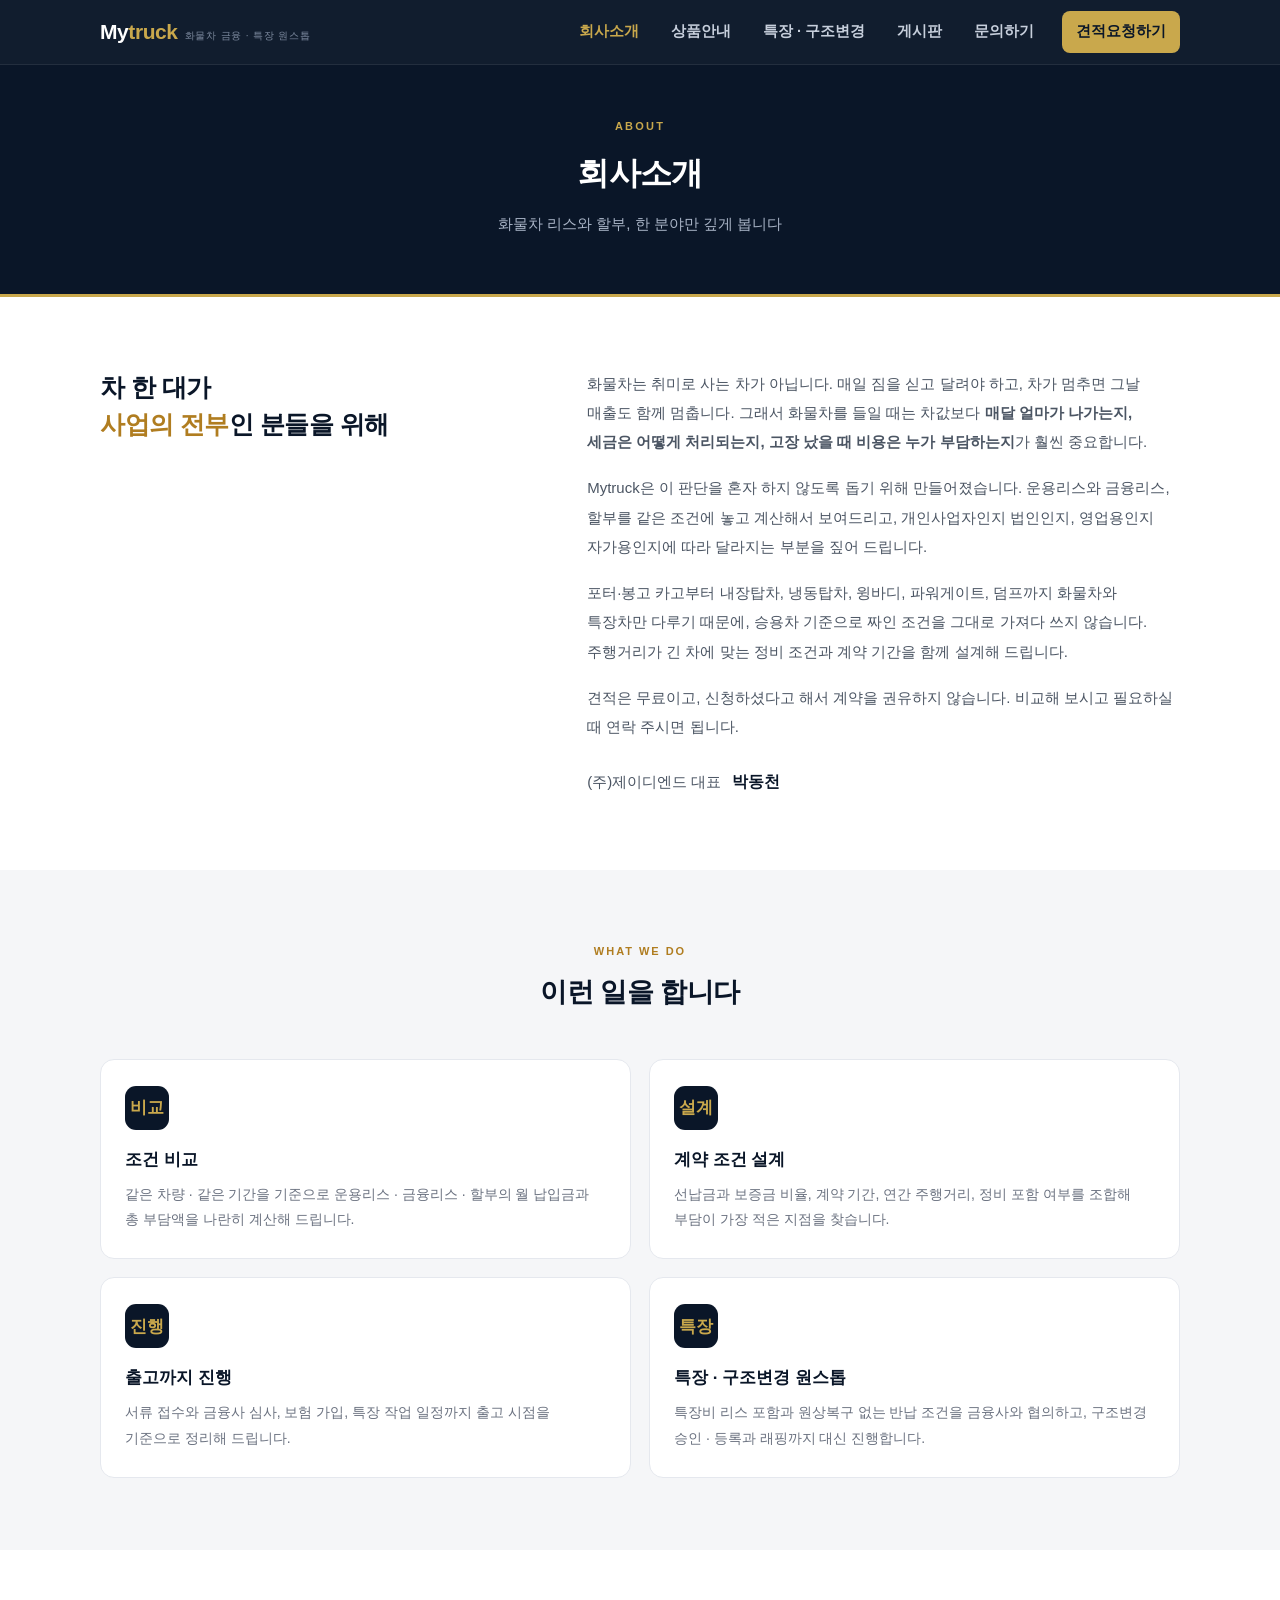
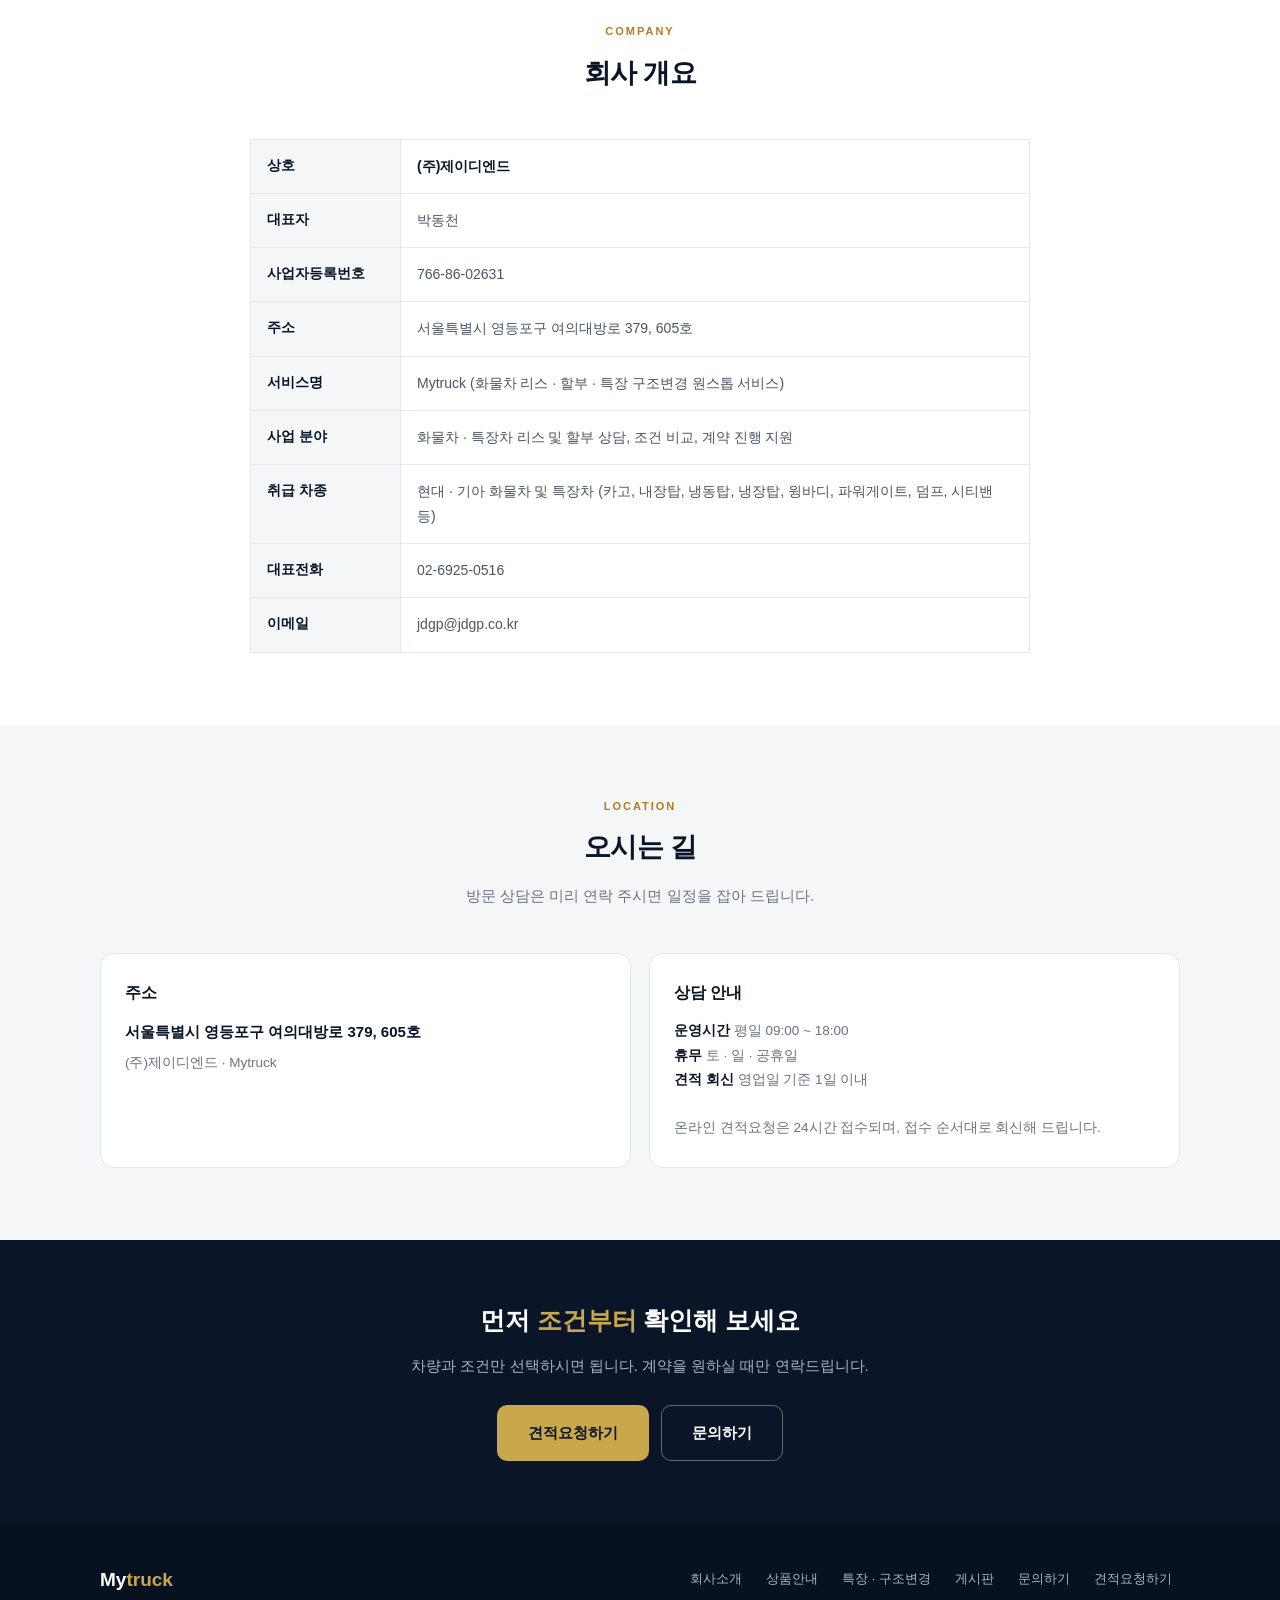
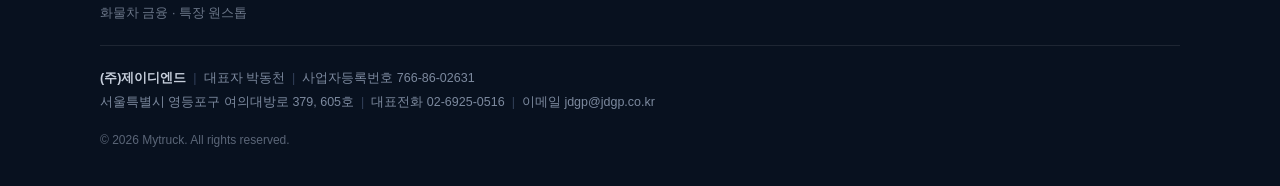
<file: site/about.html>
<!DOCTYPE html>
<html lang="ko">
<head>
<meta charset="UTF-8">
<meta name="viewport" content="width=device-width, initial-scale=1.0">
<title>회사소개 | Mytruck</title>
<meta name="naver-site-verification" content="ba15a35a7137718109d8a6f28fefdc6672f54ff2">
<meta name="description" content="Mytruck은 (주)제이디엔드가 운영하는 화물차 리스·할부 전문 서비스입니다. 화물차 한 분야만 다루며 조건 비교부터 출고까지 함께합니다.">
<link rel="stylesheet" href="assets/style.css">
<style>
  .greet { display: grid; grid-template-columns: 1fr 1.35fr; gap: 48px; align-items: start; }
  @media (max-width: 860px) { .greet { grid-template-columns: 1fr; gap: 26px; } }
  .greet .lead-t {
    font-size: 25px; font-weight: 800; color: #0A1628;
    line-height: 1.5; letter-spacing: -.02em; word-break: keep-all;
  }
  .greet .lead-t em { color: #B07D20; font-style: normal; }
  .greet p { font-size: 15px; color: #4B5563; line-height: 1.95; margin-bottom: 17px; word-break: keep-all; }
  .greet p:last-child { margin-bottom: 0; }
  .sign { margin-top: 26px; font-size: 14px; color: #6B7280; }
  .sign b { color: #0A1628; font-size: 15.5px; margin-left: 7px; }
  @media (max-width: 600px) { .greet .lead-t { font-size: 20px; } }

  .val { display: grid; grid-template-columns: repeat(2, 1fr); gap: 18px; }
  @media (max-width: 860px) { .val { grid-template-columns: 1fr; } }
  .val .card .ico { font-size: 17px; }

  .loc { display: grid; grid-template-columns: 1fr 1fr; gap: 18px; }
  @media (max-width: 760px) { .loc { grid-template-columns: 1fr; } }
  .loc-box { background: #fff; border: 1px solid #E5E8EE; border-radius: 14px; padding: 26px 24px; }
  .loc-box h3 { font-size: 16px; font-weight: 800; color: #0A1628; margin-bottom: 14px; }
  .loc-box .addr { font-size: 15px; color: #0A1628; font-weight: 700; line-height: 1.7; margin-bottom: 6px; word-break: keep-all; }
  .loc-box .sub { font-size: 13.5px; color: #6B7280; line-height: 1.8; }
</style>
</head>
<body>

<header class="site-header">
  <div class="wrap hd">
    <a class="logo" href="index.html"><b>My<i>truck</i></b><span>화물차 금융 · 특장 원스톱</span></a>
    <button class="burger" type="button" aria-label="메뉴" aria-expanded="false"><span></span><span></span><span></span></button>
    <nav class="gnb">
      <a href="about.html">회사소개</a>
      <a href="products.html">상품안내</a>
      <a href="special.html">특장 · 구조변경</a>
      <a href="board.html">게시판</a>
      <a href="contact.html">문의하기</a>
      <a class="hd-cta" href="quote.html" target="_blank" rel="noopener">견적요청하기</a>
    </nav>
  </div>
</header>

<div class="page-head">
  <div class="wrap">
    <p class="eyebrow">About</p>
    <h1>회사소개</h1>
    <p>화물차 리스와 할부, 한 분야만 깊게 봅니다</p>
  </div>
</div>

<!-- ===== 인사말 ===== -->
<section class="sec">
  <div class="wrap greet">
    <div>
      <p class="lead-t">차 한 대가<br><em>사업의 전부</em>인 분들을 위해</p>
    </div>
    <div>
      <p>
        화물차는 취미로 사는 차가 아닙니다. 매일 짐을 싣고 달려야 하고,
        차가 멈추면 그날 매출도 함께 멈춥니다.
        그래서 화물차를 들일 때는 차값보다 <b>매달 얼마가 나가는지, 세금은 어떻게 처리되는지,
        고장 났을 때 비용은 누가 부담하는지</b>가 훨씬 중요합니다.
      </p>
      <p>
        Mytruck은 이 판단을 혼자 하지 않도록 돕기 위해 만들어졌습니다.
        운용리스와 금융리스, 할부를 같은 조건에 놓고 계산해서 보여드리고,
        개인사업자인지 법인인지, 영업용인지 자가용인지에 따라 달라지는 부분을 짚어 드립니다.
      </p>
      <p>
        포터·봉고 카고부터 내장탑차, 냉동탑차, 윙바디, 파워게이트, 덤프까지
        화물차와 특장차만 다루기 때문에, 승용차 기준으로 짜인 조건을 그대로 가져다 쓰지 않습니다.
        주행거리가 긴 차에 맞는 정비 조건과 계약 기간을 함께 설계해 드립니다.
      </p>
      <p>
        견적은 무료이고, 신청하셨다고 해서 계약을 권유하지 않습니다.
        비교해 보시고 필요하실 때 연락 주시면 됩니다.
      </p>
      <p class="sign">(주)제이디엔드 대표 <b>박동천</b></p>
    </div>
  </div>
</section>

<!-- ===== 우리가 하는 일 ===== -->
<section class="sec tint">
  <div class="wrap">
    <div class="sec-head">
      <p class="eyebrow">What we do</p>
      <h2>이런 일을 합니다</h2>
    </div>
    <div class="val">
      <div class="card">
        <div class="ico">비교</div>
        <h3>조건 비교</h3>
        <p>같은 차량 · 같은 기간을 기준으로 운용리스 · 금융리스 · 할부의 월 납입금과 총 부담액을 나란히 계산해 드립니다.</p>
      </div>
      <div class="card">
        <div class="ico">설계</div>
        <h3>계약 조건 설계</h3>
        <p>선납금과 보증금 비율, 계약 기간, 연간 주행거리, 정비 포함 여부를 조합해 부담이 가장 적은 지점을 찾습니다.</p>
      </div>
      <div class="card">
        <div class="ico">진행</div>
        <h3>출고까지 진행</h3>
        <p>서류 접수와 금융사 심사, 보험 가입, 특장 작업 일정까지 출고 시점을 기준으로 정리해 드립니다.</p>
      </div>
      <div class="card">
        <div class="ico">특장</div>
        <h3>특장 · 구조변경 원스톱</h3>
        <p>특장비 리스 포함과 원상복구 없는 반납 조건을 금융사와 협의하고, 구조변경 승인 · 등록과 래핑까지 대신 진행합니다.</p>
      </div>
    </div>
  </div>
</section>

<!-- ===== 회사 개요 ===== -->
<section class="sec">
  <div class="wrap narrow">
    <div class="sec-head">
      <p class="eyebrow">Company</p>
      <h2>회사 개요</h2>
    </div>
    <div class="tbl-scroll">
      <table class="t">
        <tbody>
          <tr><th>상호</th><td class="hl">(주)제이디엔드</td></tr>
          <tr><th>대표자</th><td>박동천</td></tr>
          <tr><th>사업자등록번호</th><td>766-86-02631</td></tr>
          <tr><th>주소</th><td>서울특별시 영등포구 여의대방로 379, 605호</td></tr>
          <tr><th>서비스명</th><td>Mytruck (화물차 리스 · 할부 · 특장 구조변경 원스톱 서비스)</td></tr>
          <tr><th>사업 분야</th><td>화물차 · 특장차 리스 및 할부 상담, 조건 비교, 계약 진행 지원</td></tr>
          <tr><th>취급 차종</th><td>현대 · 기아 화물차 및 특장차 (카고, 내장탑, 냉동탑, 냉장탑, 윙바디, 파워게이트, 덤프, 시티밴 등)</td></tr>
          <tr><th>대표전화</th><td><a href="tel:0269250516" style="color:inherit">02-6925-0516</a></td></tr>
          <tr><th>이메일</th><td><a href="mailto:jdgp@jdgp.co.kr" style="color:inherit">jdgp@jdgp.co.kr</a></td></tr>
        </tbody>
      </table>
    </div>
  </div>
</section>

<!-- ===== 오시는 길 ===== -->
<section class="sec tint">
  <div class="wrap">
    <div class="sec-head">
      <p class="eyebrow">Location</p>
      <h2>오시는 길</h2>
      <p>방문 상담은 미리 연락 주시면 일정을 잡아 드립니다.</p>
    </div>
    <div class="loc">
      <div class="loc-box">
        <h3>주소</h3>
        <p class="addr">서울특별시 영등포구 여의대방로 379, 605호</p>
        <p class="sub">(주)제이디엔드 · Mytruck</p>
      </div>
      <div class="loc-box">
        <h3>상담 안내</h3>
        <p class="sub">
          <b style="color:#0A1628">운영시간</b> 평일 09:00 ~ 18:00<br>
          <b style="color:#0A1628">휴무</b> 토 · 일 · 공휴일<br>
          <b style="color:#0A1628">견적 회신</b> 영업일 기준 1일 이내<br><br>
          온라인 견적요청은 24시간 접수되며, 접수 순서대로 회신해 드립니다.
        </p>
      </div>
    </div>
  </div>
</section>

<section class="cta-band">
  <div class="wrap">
    <h2>먼저 <em>조건부터</em> 확인해 보세요</h2>
    <p>차량과 조건만 선택하시면 됩니다. 계약을 원하실 때만 연락드립니다.</p>
    <div class="btn-row center">
      <a class="btn btn-gold" href="quote.html" target="_blank" rel="noopener">견적요청하기</a>
      <a class="btn btn-line" href="contact.html">문의하기</a>
    </div>
  </div>
</section>

<footer class="site-footer">
  <div class="wrap">
    <div class="ft-top">
      <div class="ft-logo">
        <b>My<i>truck</i></b>
        <p>화물차 금융 · 특장 원스톱</p>
      </div>
      <nav class="ft-nav">
        <a href="about.html">회사소개</a>
        <a href="products.html">상품안내</a>
        <a href="special.html">특장 · 구조변경</a>
        <a href="board.html">게시판</a>
        <a href="contact.html">문의하기</a>
        <a href="quote.html" target="_blank" rel="noopener">견적요청하기</a>
      </nav>
    </div>
    <div class="ft-info">
      <span class="cname">(주)제이디엔드</span><span class="sep">|</span>대표자 박동천<span class="sep br">|</span>사업자등록번호 766-86-02631<br>
      서울특별시 영등포구 여의대방로 379, 605호<span class="sep br">|</span>대표전화 02-6925-0516<span class="sep">|</span>이메일 jdgp@jdgp.co.kr
      <div class="ft-copy">&copy; 2026 Mytruck. All rights reserved.</div>
    </div>
  </div>
</footer>

<script src="assets/site.js"></script>
<!-- 네이버 프리미엄 로그분석 (공통) -->
<script type="text/javascript" src="//wcs.naver.net/wcslog.js"></script>
<script type="text/javascript">
if (!wcs_add) var wcs_add = {};
wcs_add["wa"] = "s_2ae8a1ab6bae";
if (!_nasa) var _nasa = {};
if (window.wcs) {
  wcs.inflow("mytruck.kr");
  wcs_do();
}
</script>
</body>
</html>
</file>
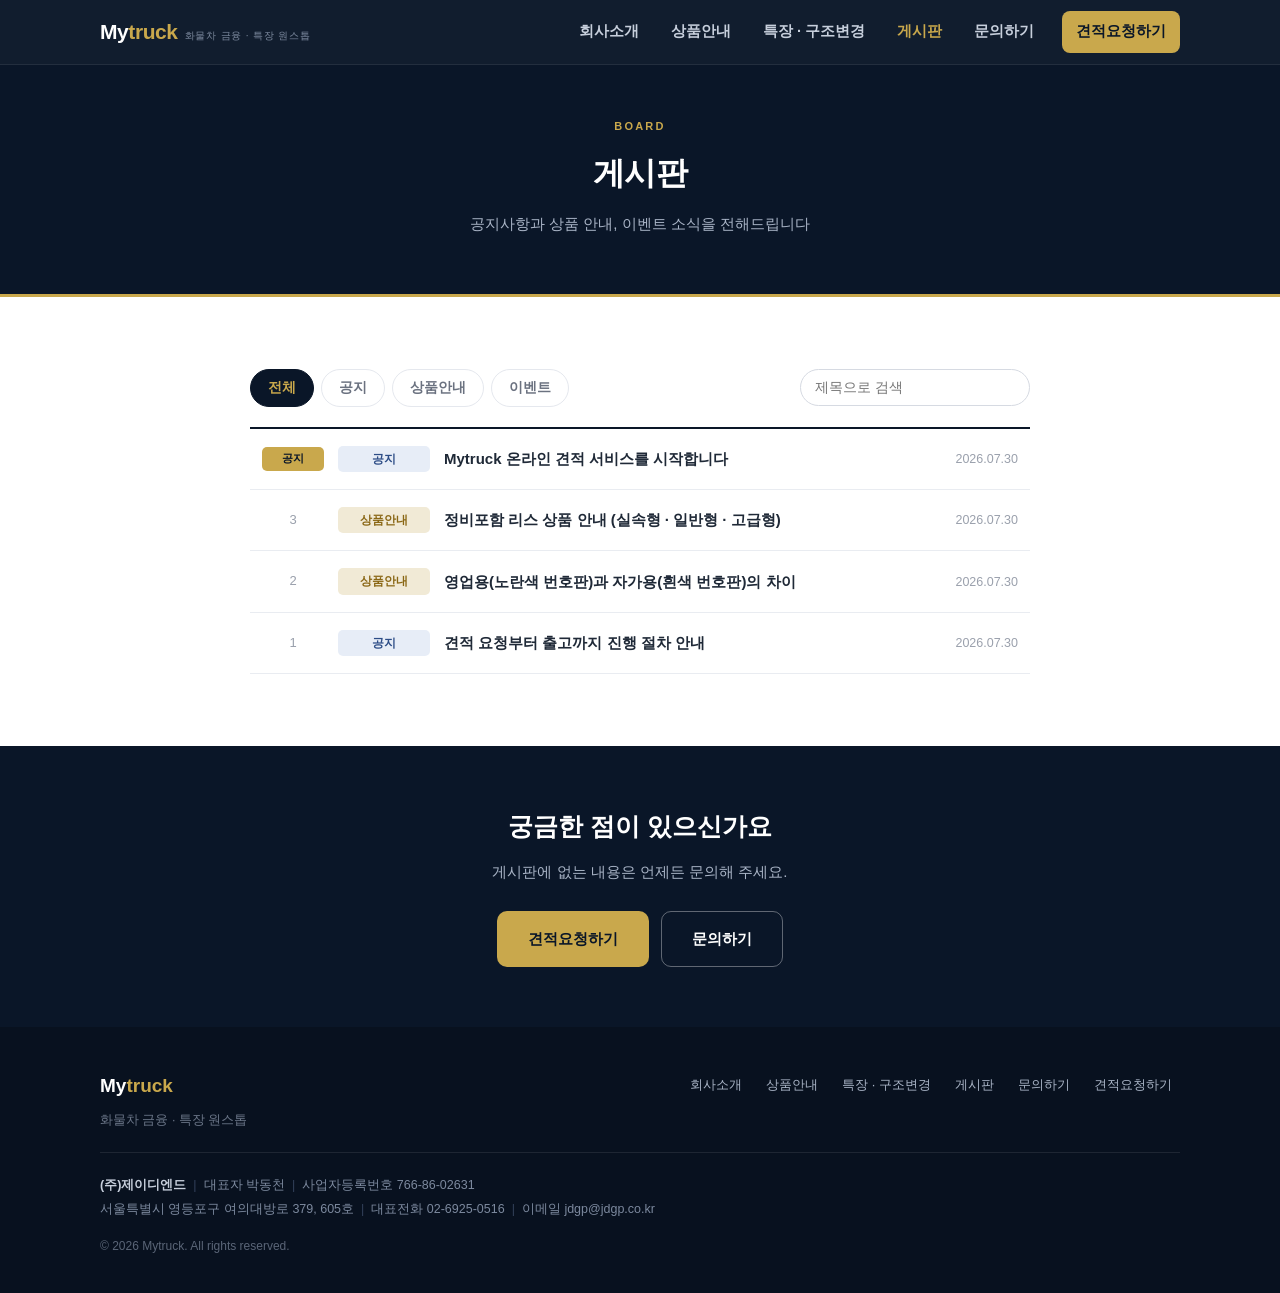
<file: site/board.html>
<!DOCTYPE html>
<html lang="ko">
<head>
<meta charset="UTF-8">
<meta name="viewport" content="width=device-width, initial-scale=1.0">
<title>게시판 | Mytruck</title>
<meta name="naver-site-verification" content="ba15a35a7137718109d8a6f28fefdc6672f54ff2">
<meta name="description" content="Mytruck 공지사항과 상품안내, 이벤트 소식을 확인하세요.">
<link rel="stylesheet" href="assets/style.css">
<style>
  /* ===== 툴바 ===== */
  .board-top {
    display: flex; justify-content: space-between; align-items: center;
    gap: 14px; flex-wrap: wrap; margin-bottom: 20px;
  }
  .cats { display: flex; gap: 7px; flex-wrap: wrap; }
  .cats button {
    padding: 9px 17px; border-radius: 100px; border: 1px solid #E5E8EE;
    background: #fff; color: #6B7280; font-size: 13.5px; font-weight: 700;
    cursor: pointer; font-family: inherit; transition: .15s;
  }
  .cats button:hover { border-color: #C9A84C; color: #0A1628; }
  .cats button.on { background: #0A1628; border-color: #0A1628; color: #C9A84C; }
  .search { position: relative; }
  .search input {
    width: 230px; padding: 10px 14px; border: 1px solid #D6DAE2; border-radius: 100px;
    font-size: 13.5px; font-family: inherit; outline: none; transition: .15s;
  }
  .search input:focus { border-color: #C9A84C; box-shadow: 0 0 0 3px rgba(201,168,76,.13); }
  @media (max-width: 560px) { .search, .search input { width: 100%; } }

  /* ===== 목록 ===== */
  .list { border-top: 2px solid #0A1628; }
  .row {
    display: grid; grid-template-columns: 62px 92px 1fr 104px;
    align-items: center; gap: 14px;
    padding: 17px 12px; border-bottom: 1px solid #E9ECF1;
    cursor: pointer; transition: background .13s;
  }
  .row:hover { background: #FAFBFC; }
  .row .no { font-size: 13px; color: #9AA0AC; text-align: center; }
  .row .no.fix {
    background: #C9A84C; color: #0A1628; border-radius: 5px;
    font-size: 11px; font-weight: 800; padding: 3px 0;
  }
  .row .cat {
    font-size: 11.5px; font-weight: 800; text-align: center;
    padding: 4px 0; border-radius: 5px;
  }
  .cat-공지 { background: #E7EDF7; color: #2C4C86; }
  .cat-상품안내 { background: #F1EAD6; color: #8A6714; }
  .cat-이벤트 { background: #E6F2EA; color: #1F7A4D; }
  .row .ti {
    font-size: 15px; font-weight: 700; color: #1F2937;
    overflow: hidden; text-overflow: ellipsis; white-space: nowrap;
  }
  .row:hover .ti { color: #B07D20; }
  .row .dt { font-size: 12.5px; color: #9AA0AC; text-align: right; }
  @media (max-width: 720px) {
    .row { grid-template-columns: 78px 1fr; gap: 5px 12px; padding: 15px 8px; }
    .row .no { display: none; }
    .row .ti { grid-column: 1 / -1; white-space: normal; line-height: 1.55; font-size: 14.5px; }
    .row .dt { grid-column: 2; text-align: left; }
  }
  .empty { padding: 64px 16px; text-align: center; color: #9AA0AC; font-size: 14.5px; }

  /* ===== 상세 ===== */
  .view { display: none; }
  .view.show { display: block; }
  .view-hd { border-top: 2px solid #0A1628; border-bottom: 1px solid #E9ECF1; padding: 26px 4px 22px; }
  .view-hd .meta { display: flex; align-items: center; gap: 10px; margin-bottom: 13px; flex-wrap: wrap; }
  .view-hd .cat { font-size: 11.5px; font-weight: 800; padding: 5px 11px; border-radius: 5px; }
  .view-hd .dt { font-size: 13px; color: #9AA0AC; }
  .view-hd h2 { font-size: 23px; font-weight: 800; color: #0A1628; line-height: 1.45; word-break: keep-all; }
  @media (max-width: 600px) { .view-hd h2 { font-size: 19px; } }
  .view-body {
    padding: 30px 4px 36px; font-size: 15px; color: #374151;
    line-height: 1.95; word-break: keep-all; border-bottom: 1px solid #E9ECF1;
  }
  .view-nav { display: flex; justify-content: space-between; gap: 10px; margin-top: 22px; flex-wrap: wrap; }
  .nav-btn {
    padding: 11px 18px; border: 1px solid #E5E8EE; border-radius: 9px;
    background: #fff; color: #4B5563; font-size: 13.5px; font-weight: 700;
    cursor: pointer; font-family: inherit; transition: .15s;
  }
  .nav-btn:hover:not(:disabled) { border-color: #C9A84C; color: #0A1628; }
  .nav-btn:disabled { color: #C4C8D0; cursor: default; }
</style>
</head>
<body>

<header class="site-header">
  <div class="wrap hd">
    <a class="logo" href="index.html"><b>My<i>truck</i></b><span>화물차 금융 · 특장 원스톱</span></a>
    <button class="burger" type="button" aria-label="메뉴" aria-expanded="false"><span></span><span></span><span></span></button>
    <nav class="gnb">
      <a href="about.html">회사소개</a>
      <a href="products.html">상품안내</a>
      <a href="special.html">특장 · 구조변경</a>
      <a href="board.html">게시판</a>
      <a href="contact.html">문의하기</a>
      <a class="hd-cta" href="quote.html" target="_blank" rel="noopener">견적요청하기</a>
    </nav>
  </div>
</header>

<div class="page-head">
  <div class="wrap">
    <p class="eyebrow">Board</p>
    <h1>게시판</h1>
    <p>공지사항과 상품 안내, 이벤트 소식을 전해드립니다</p>
  </div>
</div>

<section class="sec">
  <div class="wrap narrow">

    <!-- 목록 -->
    <div id="listView">
      <div class="board-top">
        <div class="cats" id="cats">
          <button type="button" class="on" data-cat="전체">전체</button>
          <button type="button" data-cat="공지">공지</button>
          <button type="button" data-cat="상품안내">상품안내</button>
          <button type="button" data-cat="이벤트">이벤트</button>
        </div>
        <div class="search">
          <input type="search" id="q" placeholder="제목으로 검색" autocomplete="off">
        </div>
      </div>
      <div class="list" id="list"></div>
    </div>

    <!-- 상세 -->
    <div class="view" id="postView">
      <div class="view-hd">
        <div class="meta">
          <span class="cat" id="vCat"></span>
          <span class="dt" id="vDate"></span>
        </div>
        <h2 id="vTitle"></h2>
      </div>
      <div class="view-body" id="vBody"></div>
      <div class="view-nav">
        <button type="button" class="nav-btn" id="vPrev">← 이전 글</button>
        <button type="button" class="nav-btn" id="vList">목록으로</button>
        <button type="button" class="nav-btn" id="vNext">다음 글 →</button>
      </div>
    </div>

  </div>
</section>

<section class="cta-band">
  <div class="wrap">
    <h2>궁금한 점이 있으신가요</h2>
    <p>게시판에 없는 내용은 언제든 문의해 주세요.</p>
    <div class="btn-row center">
      <a class="btn btn-gold" href="quote.html" target="_blank" rel="noopener">견적요청하기</a>
      <a class="btn btn-line" href="contact.html">문의하기</a>
    </div>
  </div>
</section>

<footer class="site-footer">
  <div class="wrap">
    <div class="ft-top">
      <div class="ft-logo">
        <b>My<i>truck</i></b>
        <p>화물차 금융 · 특장 원스톱</p>
      </div>
      <nav class="ft-nav">
        <a href="about.html">회사소개</a>
        <a href="products.html">상품안내</a>
        <a href="special.html">특장 · 구조변경</a>
        <a href="board.html">게시판</a>
        <a href="contact.html">문의하기</a>
        <a href="quote.html" target="_blank" rel="noopener">견적요청하기</a>
      </nav>
    </div>
    <div class="ft-info">
      <span class="cname">(주)제이디엔드</span><span class="sep">|</span>대표자 박동천<span class="sep br">|</span>사업자등록번호 766-86-02631<br>
      서울특별시 영등포구 여의대방로 379, 605호<span class="sep br">|</span>대표전화 02-6925-0516<span class="sep">|</span>이메일 jdgp@jdgp.co.kr
      <div class="ft-copy">&copy; 2026 Mytruck. All rights reserved.</div>
    </div>
  </div>
</footer>

<script src="assets/site.js"></script>
<script src="assets/posts.js"></script>
<script>
(function () {
  var listEl  = document.getElementById('list');
  var listView = document.getElementById('listView');
  var postView = document.getElementById('postView');
  var qEl = document.getElementById('q');
  var cat = '전체';

  /* 정렬: 고정글 먼저, 그다음 작성일 최신순 */
  var ALL = POSTS.slice().sort(function (a, b) {
    if (!!b.top - !!a.top) return !!b.top - !!a.top;
    return (b.date || '').localeCompare(a.date || '');
  });

  function filtered() {
    var kw = (qEl.value || '').trim().toLowerCase();
    return ALL.filter(function (p) {
      if (cat !== '전체' && p.cat !== cat) return false;
      if (kw && p.title.toLowerCase().indexOf(kw) === -1) return false;
      return true;
    });
  }

  function renderList() {
    var rows = filtered();
    listEl.innerHTML = '';
    if (!rows.length) {
      var e = document.createElement('div');
      e.className = 'empty';
      e.textContent = '해당하는 글이 없습니다.';
      listEl.appendChild(e);
      return;
    }
    rows.forEach(function (p) {
      var r = document.createElement('div');
      r.className = 'row';
      r.setAttribute('role', 'link');
      r.setAttribute('tabindex', '0');

      var no = document.createElement('div');
      no.className = 'no' + (p.top ? ' fix' : '');
      no.textContent = p.top ? '공지' : p.id;

      var c = document.createElement('div');
      c.className = 'cat cat-' + p.cat;
      c.textContent = p.cat;

      var t = document.createElement('div');
      t.className = 'ti';
      t.textContent = p.title;

      var d = document.createElement('div');
      d.className = 'dt';
      d.textContent = (p.date || '').replace(/-/g, '.');

      r.appendChild(no); r.appendChild(c); r.appendChild(t); r.appendChild(d);
      r.addEventListener('click', function () { location.hash = 'post-' + p.id; });
      r.addEventListener('keydown', function (ev) {
        if (ev.key === 'Enter' || ev.key === ' ') { ev.preventDefault(); location.hash = 'post-' + p.id; }
      });
      listEl.appendChild(r);
    });
  }

  function openPost(id) {
    var i = ALL.findIndex(function (p) { return String(p.id) === String(id); });
    if (i === -1) { showList(); return; }
    var p = ALL[i];

    var vc = document.getElementById('vCat');
    vc.textContent = p.cat;
    vc.className = 'cat cat-' + p.cat;
    document.getElementById('vDate').textContent = (p.date || '').replace(/-/g, '.');
    document.getElementById('vTitle').textContent = p.title;

    /* 줄바꿈만 살려서 안전하게 출력 */
    var body = document.getElementById('vBody');
    body.innerHTML = '';
    String(p.body || '').split('\n').forEach(function (line, idx) {
      if (idx) body.appendChild(document.createElement('br'));
      body.appendChild(document.createTextNode(line));
    });

    var prev = ALL[i - 1], next = ALL[i + 1];
    var pb = document.getElementById('vPrev'), nb = document.getElementById('vNext');
    pb.disabled = !prev; nb.disabled = !next;
    pb.onclick = function () { if (prev) location.hash = 'post-' + prev.id; };
    nb.onclick = function () { if (next) location.hash = 'post-' + next.id; };

    listView.style.display = 'none';
    postView.classList.add('show');
    window.scrollTo({ top: 0, behavior: 'smooth' });
  }

  function showList() {
    postView.classList.remove('show');
    listView.style.display = 'block';
  }

  function route() {
    var m = (location.hash || '').match(/^#post-(.+)$/);
    if (m) openPost(m[1]);
    else { showList(); renderList(); }
  }

  document.getElementById('vList').onclick = function () {
    if (location.hash) location.hash = '';
    else route();
    window.scrollTo({ top: 0, behavior: 'smooth' });
  };

  document.getElementById('cats').addEventListener('click', function (e) {
    if (e.target.tagName !== 'BUTTON') return;
    this.querySelectorAll('button').forEach(function (b) { b.classList.remove('on'); });
    e.target.classList.add('on');
    cat = e.target.dataset.cat;
    renderList();
  });

  qEl.addEventListener('input', renderList);
  window.addEventListener('hashchange', route);

  renderList();
  route();
})();
</script>
<!-- 네이버 프리미엄 로그분석 (공통) -->
<script type="text/javascript" src="//wcs.naver.net/wcslog.js"></script>
<script type="text/javascript">
if (!wcs_add) var wcs_add = {};
wcs_add["wa"] = "s_2ae8a1ab6bae";
if (!_nasa) var _nasa = {};
if (window.wcs) {
  wcs.inflow("mytruck.kr");
  wcs_do();
}
</script>
</body>
</html>
</file>
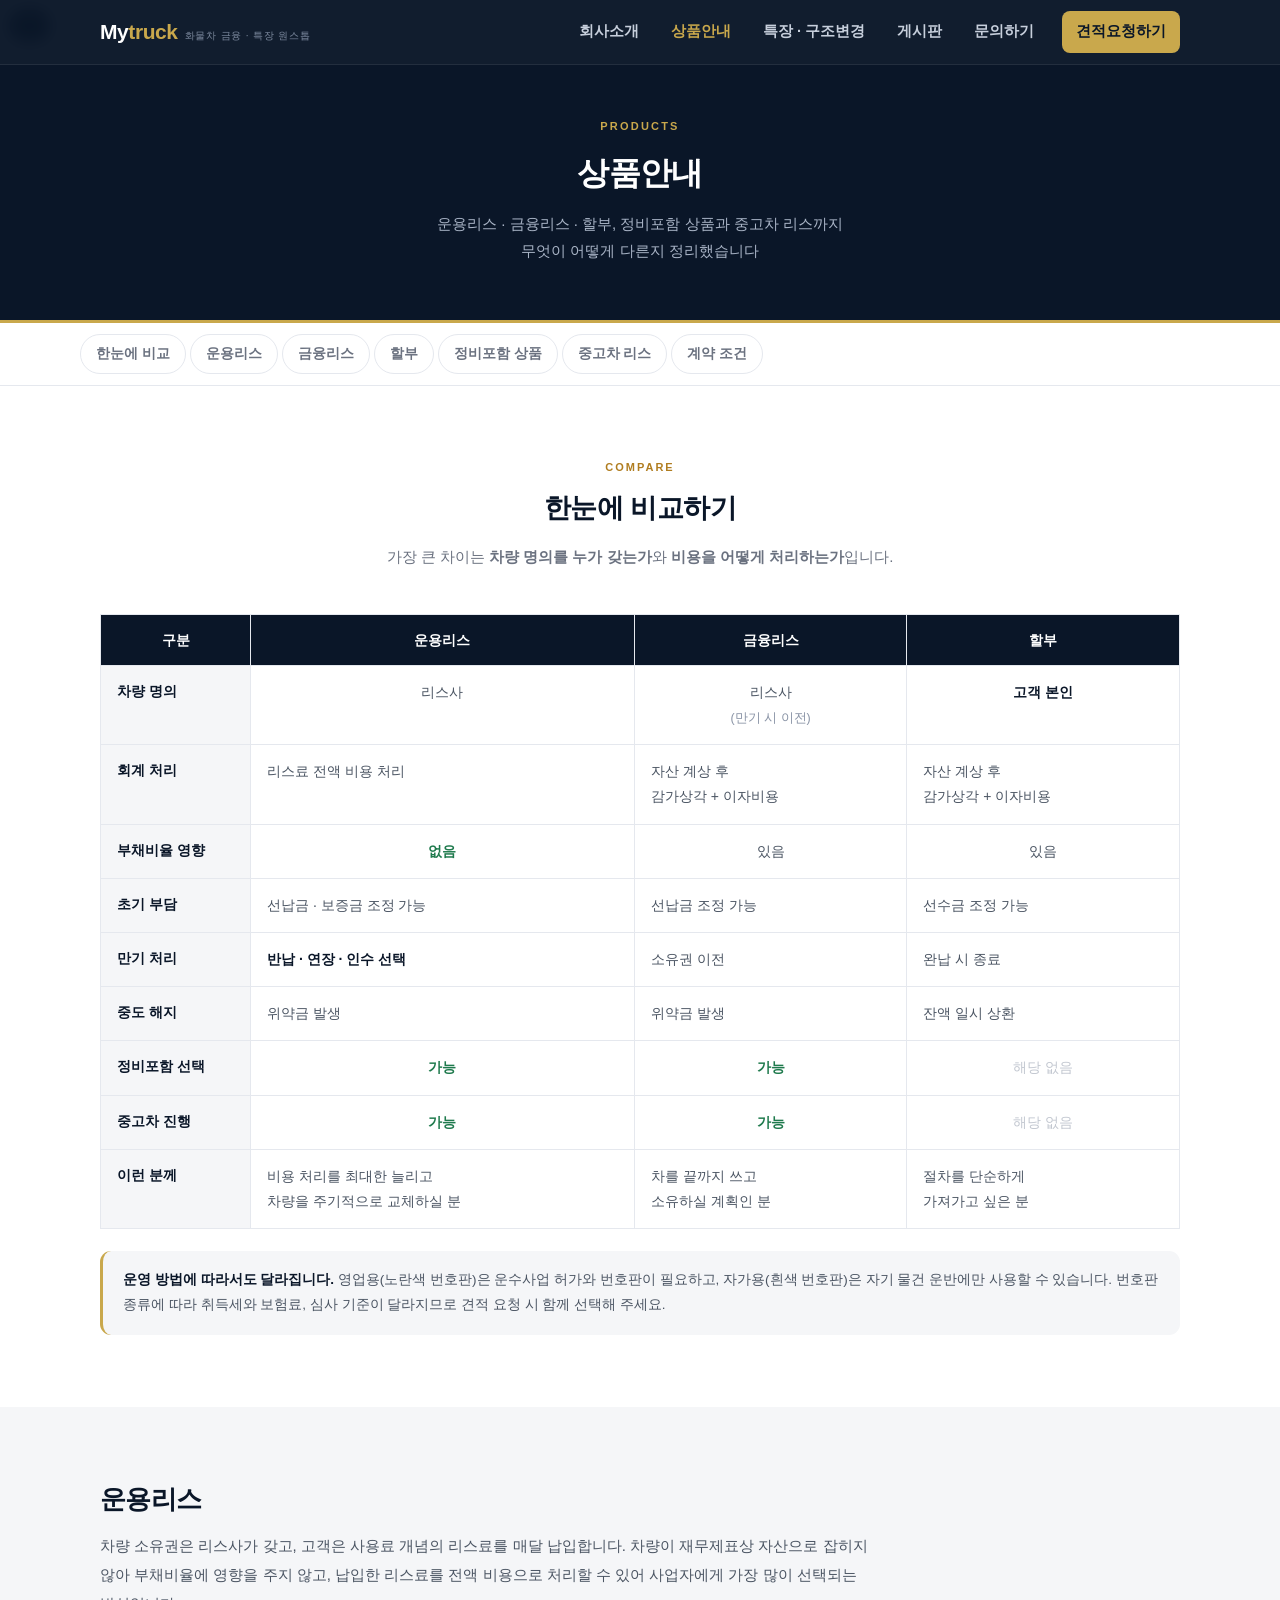
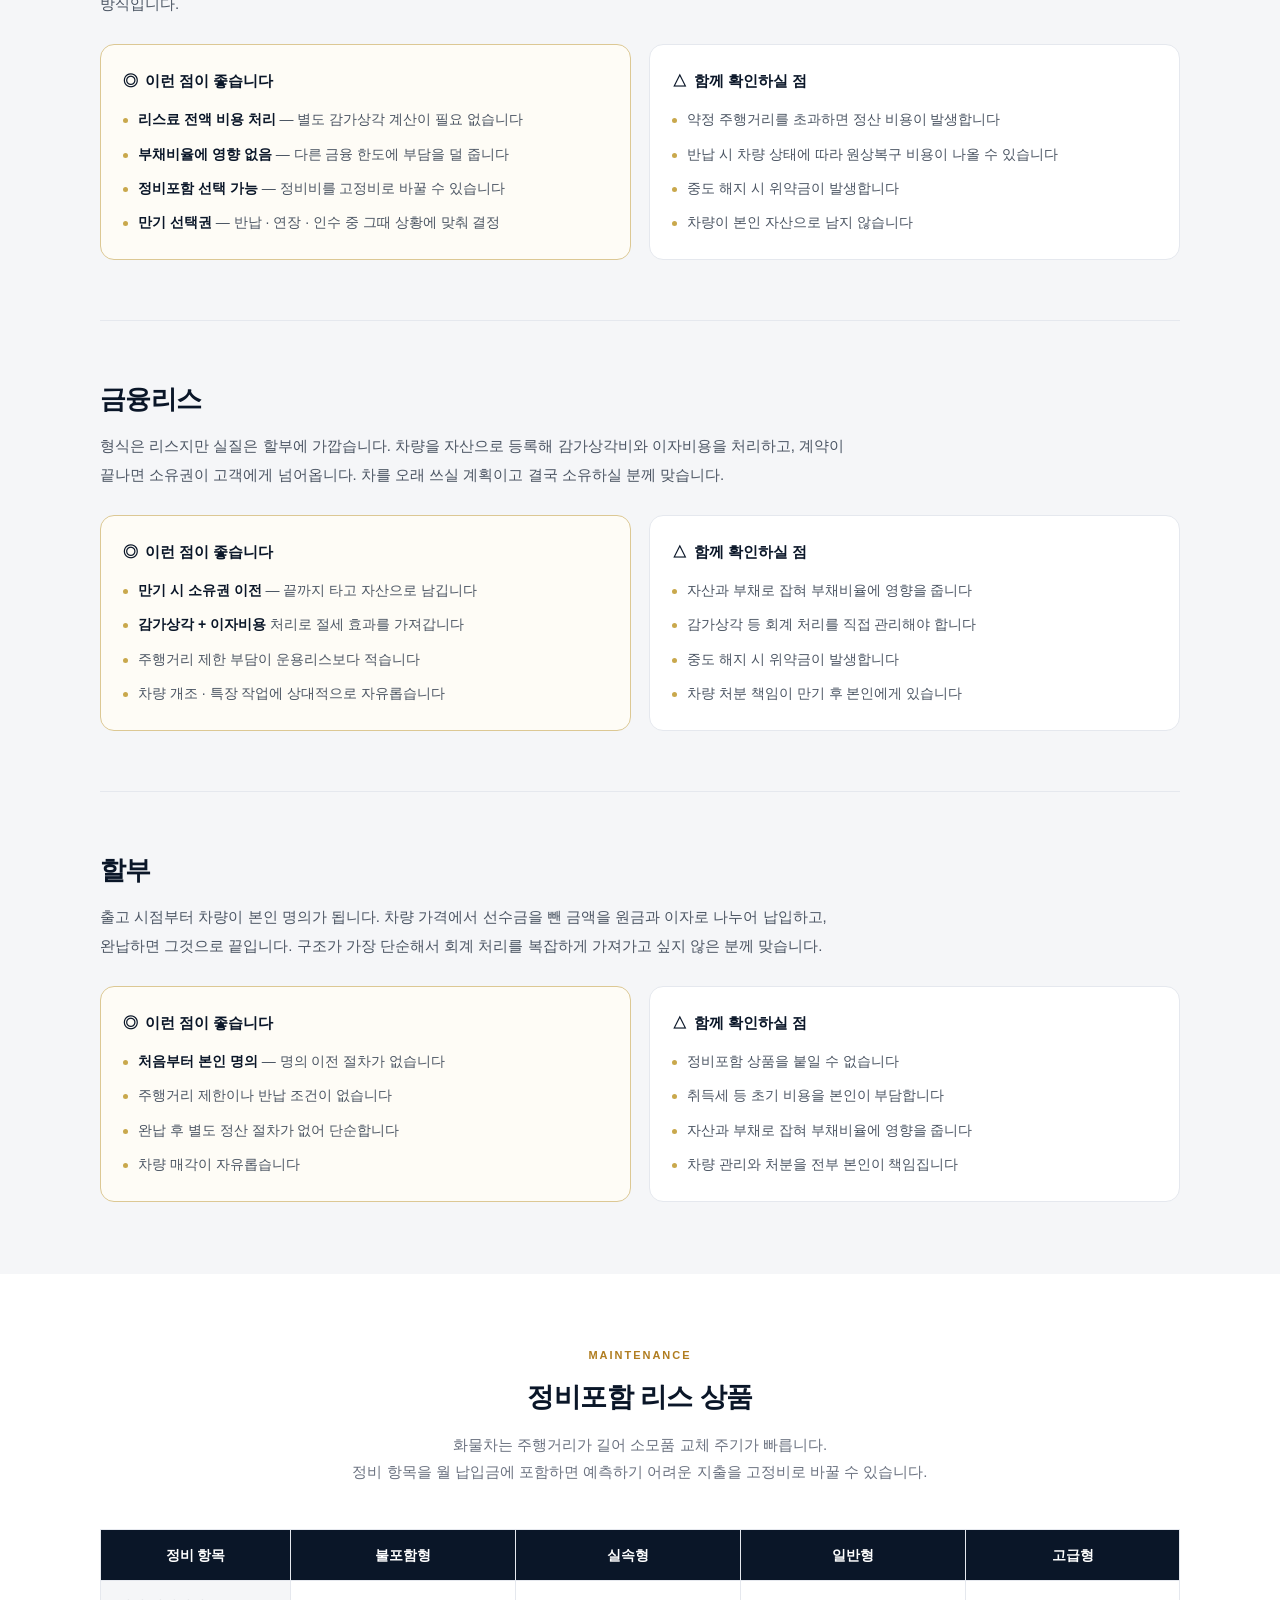
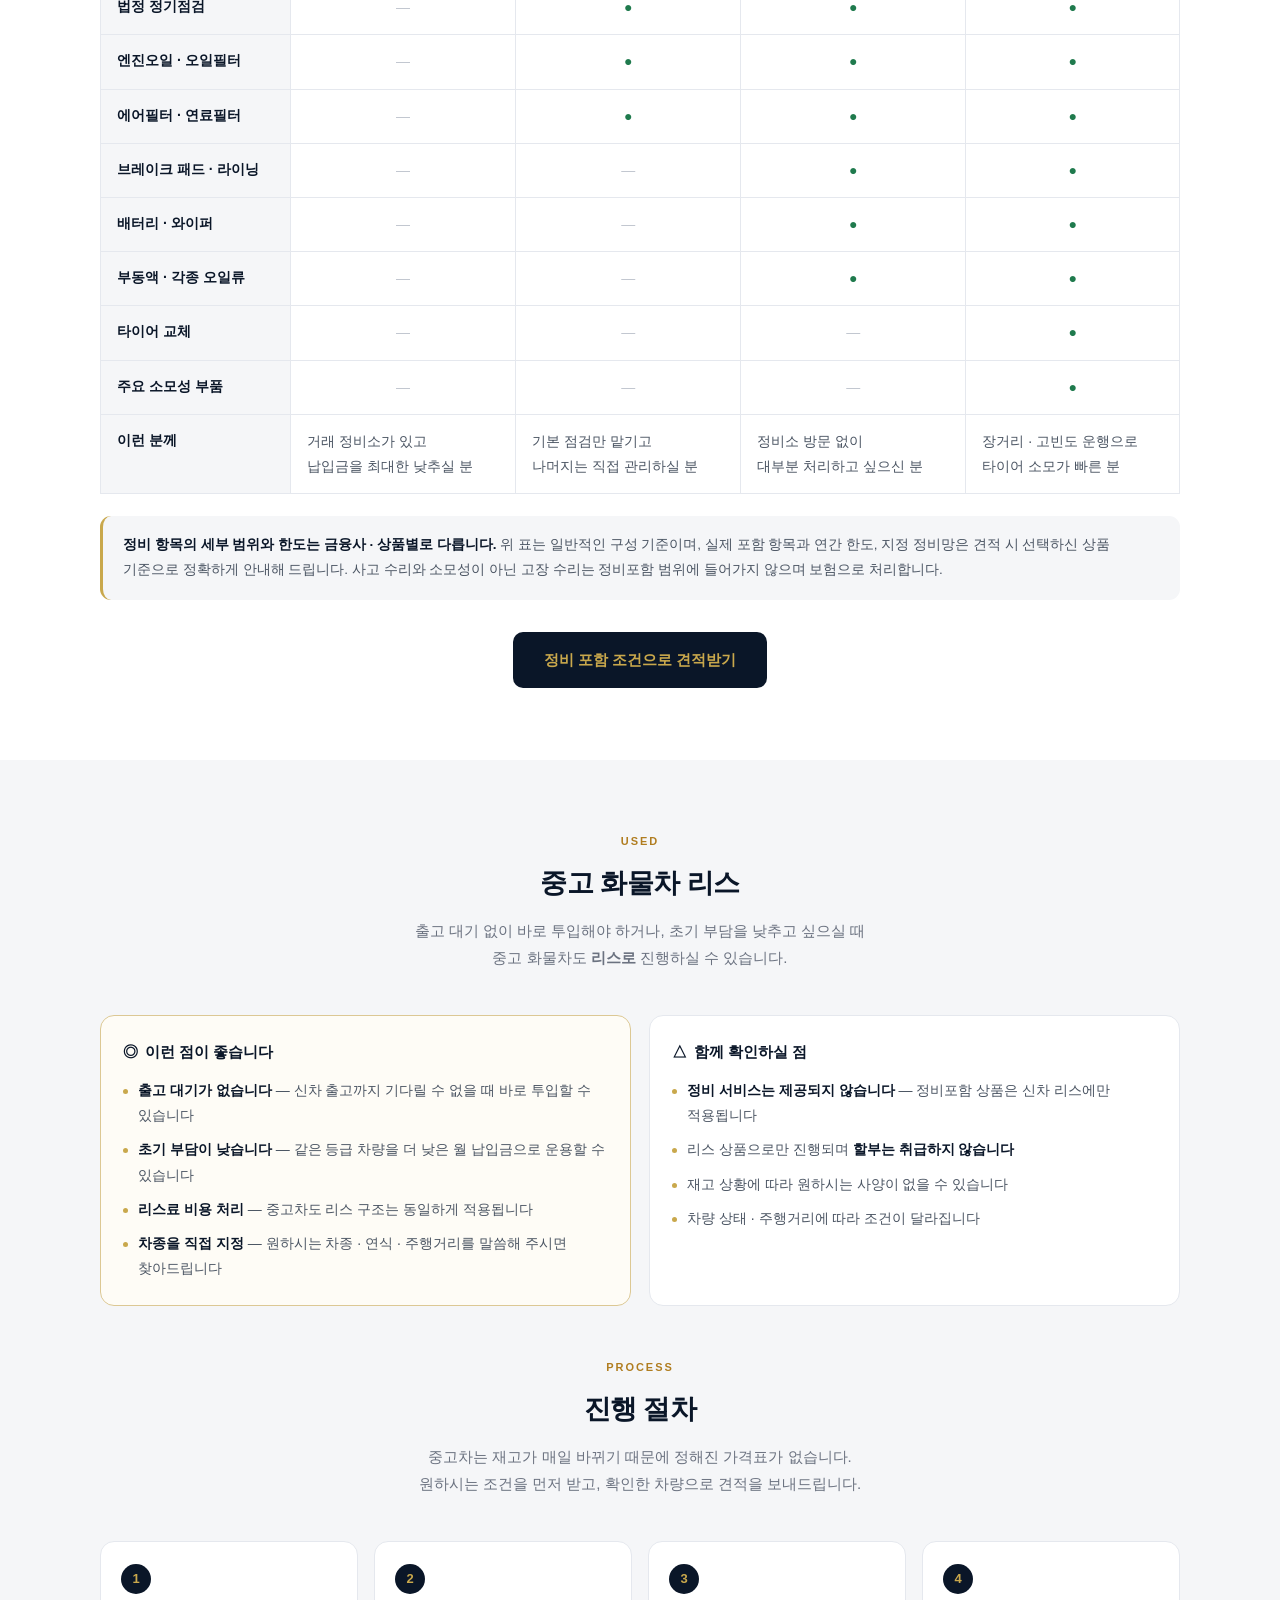
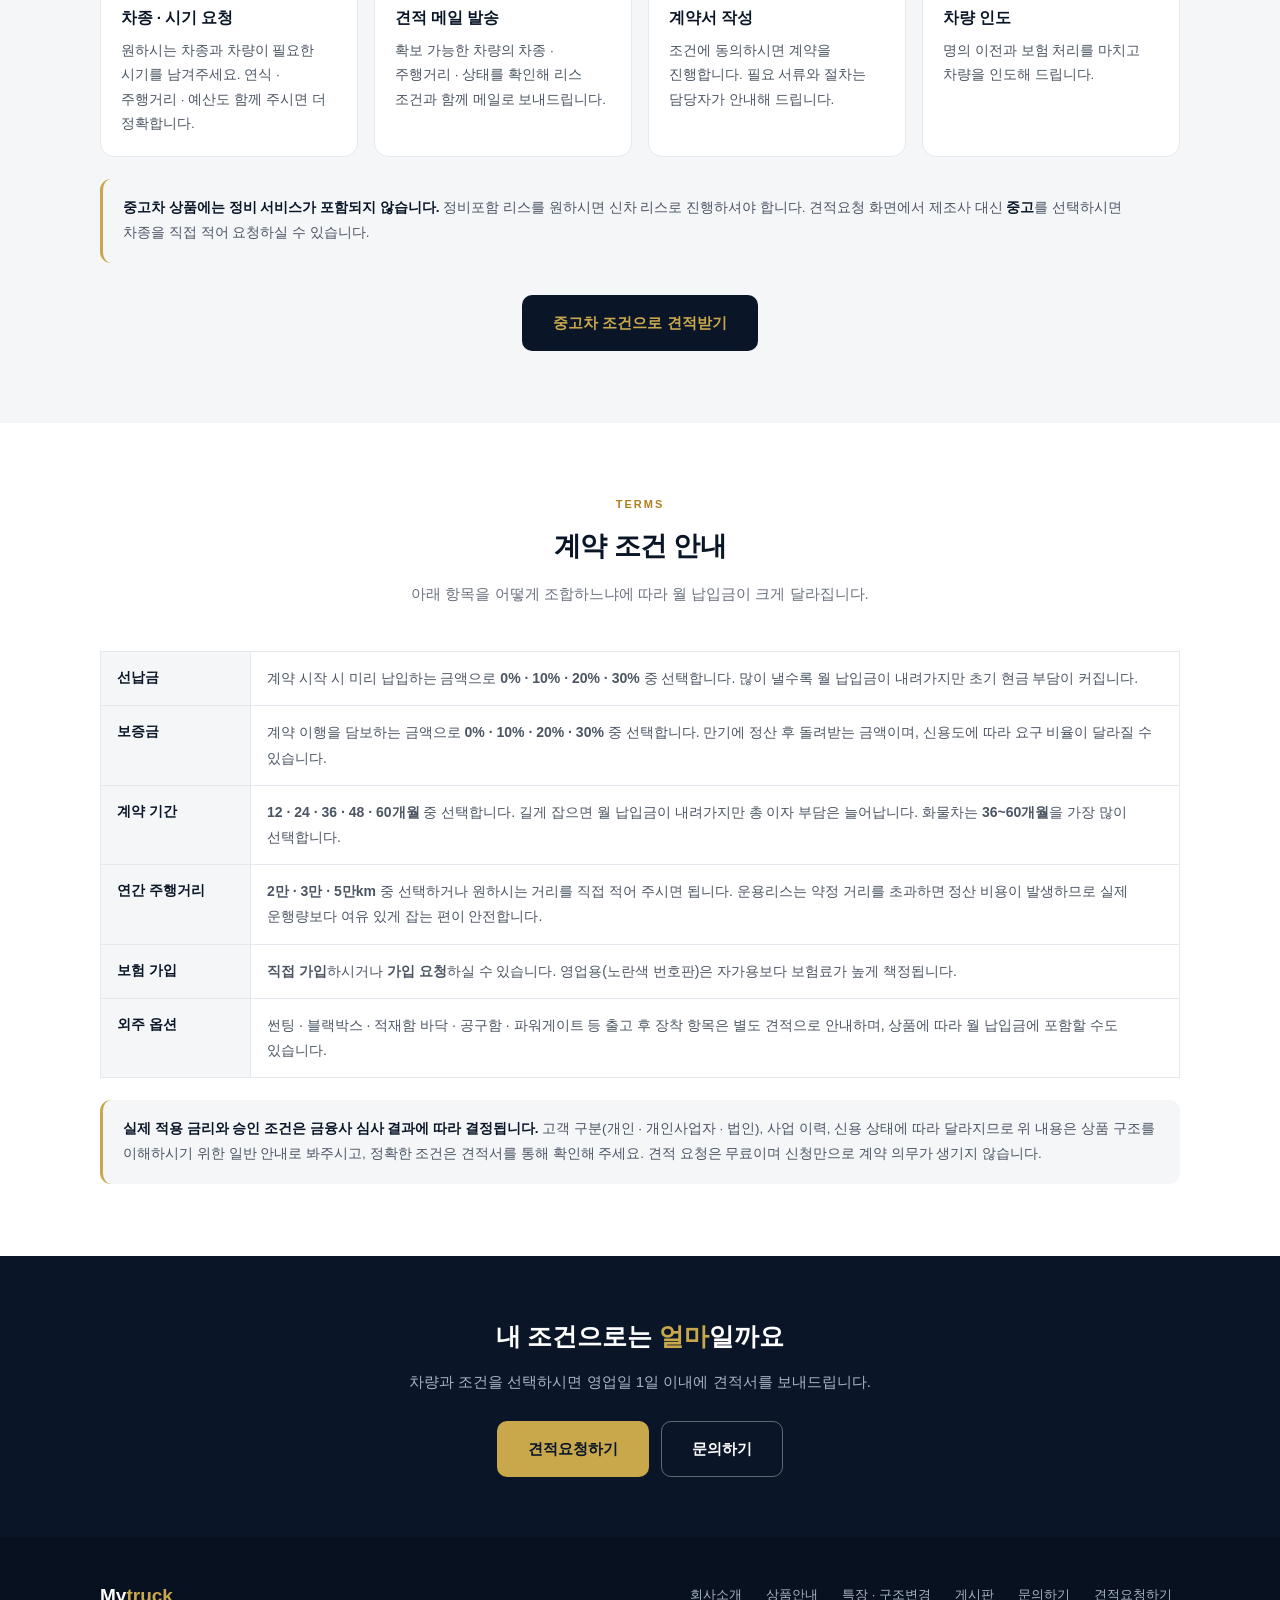
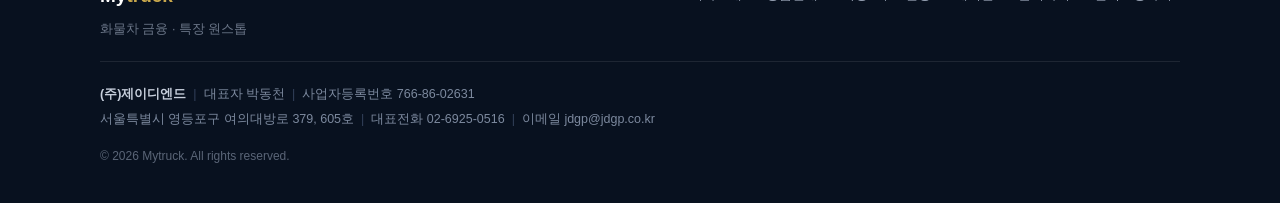
<file: site/products.html>
<!DOCTYPE html>
<html lang="ko">
<head>
<meta charset="UTF-8">
<meta name="viewport" content="width=device-width, initial-scale=1.0">
<title>상품안내 | Mytruck</title>
<meta name="naver-site-verification" content="ba15a35a7137718109d8a6f28fefdc6672f54ff2">
<meta name="description" content="화물차 운용리스·금융리스·할부의 차이와 정비포함 리스 상품(실속형·일반형·고급형)을 비교해 안내합니다. 중고 화물차 리스 진행 절차까지 정리했습니다. 선납금, 보증금, 계약기간, 주행거리 조건도 한눈에.">
<link rel="stylesheet" href="assets/style.css">
<style>
  .anchor-nav {
    position: sticky; top: 64px; z-index: 50;
    background: #fff; border-bottom: 1px solid #E5E8EE;
  }
  .anchor-nav .in { display: flex; gap: 4px; overflow-x: auto; padding: 11px 0; }
  .anchor-nav a {
    padding: 8px 15px; border-radius: 100px; white-space: nowrap;
    font-size: 13.5px; font-weight: 700; color: #6B7280;
    border: 1px solid #E5E8EE; transition: .15s;
  }
  .anchor-nav a:hover { border-color: #C9A84C; color: #0A1628; }

  .pblock { scroll-margin-top: 130px; }
  .pblock + .pblock { margin-top: 60px; padding-top: 58px; border-top: 1px solid #E5E8EE; }
  .pblock-head { display: flex; align-items: center; gap: 14px; margin-bottom: 10px; flex-wrap: wrap; }
  .pblock-head .badge {
    padding: 6px 13px; border-radius: 100px; background: #0A1628; color: #C9A84C;
    font-size: 12px; font-weight: 800;
  }
  .pblock-head h2 { font-size: 26px; font-weight: 800; color: #0A1628; letter-spacing: -.02em; }
  .pblock > .desc {
    font-size: 15px; color: #4B5563; line-height: 1.95;
    margin-bottom: 26px; max-width: 780px; word-break: keep-all;
  }
  @media (max-width: 600px) { .pblock-head h2 { font-size: 21px; } }

  .pcols { display: grid; grid-template-columns: 1fr 1fr; gap: 18px; }
  @media (max-width: 760px) { .pcols { grid-template-columns: 1fr; } }
  .pbox { border: 1px solid #E5E8EE; border-radius: 14px; padding: 24px 22px; background: #fff; }
  .pbox.good { border-color: #DCC894; background: #FEFCF6; }
  .pbox h4 { font-size: 15px; font-weight: 800; color: #0A1628; margin-bottom: 14px; display: flex; align-items: center; gap: 7px; }
  .pbox h4 .m { font-size: 15px; }

  .note {
    margin-top: 22px; padding: 17px 20px; border-radius: 11px;
    background: #F5F6F8; border-left: 3px solid #C9A84C;
    font-size: 13.5px; color: #4B5563; line-height: 1.85; word-break: keep-all;
  }
  .note b { color: #0A1628; }

  /* 중고차 진행 절차 */
  .flow { display: grid; grid-template-columns: repeat(4, 1fr); gap: 16px; margin-top: 8px; }
  @media (max-width: 860px) { .flow { grid-template-columns: 1fr 1fr; } }
  @media (max-width: 480px) { .flow { grid-template-columns: 1fr; } }
  .fstep {
    position: relative; border: 1px solid #E5E8EE; border-radius: 14px;
    padding: 22px 20px 20px; background: #fff;
  }
  .fstep .no {
    display: inline-flex; align-items: center; justify-content: center;
    width: 30px; height: 30px; border-radius: 50%;
    background: #0A1628; color: #C9A84C; font-size: 13px; font-weight: 800;
    margin-bottom: 12px;
  }
  .fstep h4 { font-size: 15.5px; font-weight: 800; color: #0A1628; margin-bottom: 8px; letter-spacing: -.01em; }
  .fstep p { font-size: 13.5px; color: #4B5563; line-height: 1.8; word-break: keep-all; }

  .plan-hd { font-weight: 800 !important; color: #0A1628 !important; }
  table.t td.y { color: #1F7A4D; font-weight: 700; }
  table.t td.n { color: #C2C7D0; }
</style>
</head>
<body>

<header class="site-header">
  <div class="wrap hd">
    <a class="logo" href="index.html"><b>My<i>truck</i></b><span>화물차 금융 · 특장 원스톱</span></a>
    <button class="burger" type="button" aria-label="메뉴" aria-expanded="false"><span></span><span></span><span></span></button>
    <nav class="gnb">
      <a href="about.html">회사소개</a>
      <a href="products.html">상품안내</a>
      <a href="special.html">특장 · 구조변경</a>
      <a href="board.html">게시판</a>
      <a href="contact.html">문의하기</a>
      <a class="hd-cta" href="quote.html" target="_blank" rel="noopener">견적요청하기</a>
    </nav>
  </div>
</header>

<div class="page-head">
  <div class="wrap">
    <p class="eyebrow">Products</p>
    <h1>상품안내</h1>
    <p>운용리스 · 금융리스 · 할부, 정비포함 상품과 중고차 리스까지<br>무엇이 어떻게 다른지 정리했습니다</p>
  </div>
</div>

<nav class="anchor-nav">
  <div class="wrap in">
    <a href="#compare">한눈에 비교</a>
    <a href="#operating">운용리스</a>
    <a href="#finance">금융리스</a>
    <a href="#installment">할부</a>
    <a href="#maintenance">정비포함 상품</a>
    <a href="#used">중고차 리스</a>
    <a href="#terms">계약 조건</a>
  </div>
</nav>

<!-- ===== 비교표 ===== -->
<section class="sec" id="compare" style="scroll-margin-top:130px">
  <div class="wrap">
    <div class="sec-head">
      <p class="eyebrow">Compare</p>
      <h2>한눈에 비교하기</h2>
      <p>가장 큰 차이는 <b>차량 명의를 누가 갖는가</b>와 <b>비용을 어떻게 처리하는가</b>입니다.</p>
    </div>
    <div class="tbl-scroll">
      <table class="t">
        <thead>
          <tr><th style="width:132px">구분</th><th>운용리스</th><th>금융리스</th><th>할부</th></tr>
        </thead>
        <tbody>
          <tr><th>차량 명의</th><td class="c">리스사</td><td class="c">리스사<br><span style="font-size:12.5px;color:#8A94A6">(만기 시 이전)</span></td><td class="c hl">고객 본인</td></tr>
          <tr><th>회계 처리</th><td>리스료 전액 비용 처리</td><td>자산 계상 후<br>감가상각 + 이자비용</td><td>자산 계상 후<br>감가상각 + 이자비용</td></tr>
          <tr><th>부채비율 영향</th><td class="c y">없음</td><td class="c">있음</td><td class="c">있음</td></tr>
          <tr><th>초기 부담</th><td>선납금 · 보증금 조정 가능</td><td>선납금 조정 가능</td><td>선수금 조정 가능</td></tr>
          <tr><th>만기 처리</th><td class="hl">반납 · 연장 · 인수 선택</td><td>소유권 이전</td><td>완납 시 종료</td></tr>
          <tr><th>중도 해지</th><td>위약금 발생</td><td>위약금 발생</td><td>잔액 일시 상환</td></tr>
          <tr><th>정비포함 선택</th><td class="c y">가능</td><td class="c y">가능</td><td class="c n">해당 없음</td></tr>
          <tr><th>중고차 진행</th><td class="c y">가능</td><td class="c y">가능</td><td class="c n">해당 없음</td></tr>
          <tr><th>이런 분께</th><td>비용 처리를 최대한 늘리고<br>차량을 주기적으로 교체하실 분</td><td>차를 끝까지 쓰고<br>소유하실 계획인 분</td><td>절차를 단순하게<br>가져가고 싶은 분</td></tr>
        </tbody>
      </table>
    </div>
    <div class="note">
      <b>운영 방법에 따라서도 달라집니다.</b>
      영업용(노란색 번호판)은 운수사업 허가와 번호판이 필요하고, 자가용(흰색 번호판)은 자기 물건 운반에만 사용할 수 있습니다.
      번호판 종류에 따라 취득세와 보험료, 심사 기준이 달라지므로 견적 요청 시 함께 선택해 주세요.
    </div>
  </div>
</section>

<!-- ===== 상품별 상세 ===== -->
<section class="sec tint">
  <div class="wrap">

    <!-- 운용리스 -->
    <div class="pblock" id="operating">
      <div class="pblock-head">
        <span class="badge">01</span>
        <h2>운용리스</h2>
      </div>
      <p class="desc">
        차량 소유권은 리스사가 갖고, 고객은 사용료 개념의 리스료를 매달 납입합니다.
        차량이 재무제표상 자산으로 잡히지 않아 부채비율에 영향을 주지 않고,
        납입한 리스료를 전액 비용으로 처리할 수 있어 사업자에게 가장 많이 선택되는 방식입니다.
      </p>
      <div class="pcols">
        <div class="pbox good">
          <h4><span class="m">◎</span> 이런 점이 좋습니다</h4>
          <ul class="dot">
            <li><b>리스료 전액 비용 처리</b> — 별도 감가상각 계산이 필요 없습니다</li>
            <li><b>부채비율에 영향 없음</b> — 다른 금융 한도에 부담을 덜 줍니다</li>
            <li><b>정비포함 선택 가능</b> — 정비비를 고정비로 바꿀 수 있습니다</li>
            <li><b>만기 선택권</b> — 반납 · 연장 · 인수 중 그때 상황에 맞춰 결정</li>
          </ul>
        </div>
        <div class="pbox">
          <h4><span class="m">△</span> 함께 확인하실 점</h4>
          <ul class="dot">
            <li>약정 주행거리를 초과하면 정산 비용이 발생합니다</li>
            <li>반납 시 차량 상태에 따라 원상복구 비용이 나올 수 있습니다</li>
            <li>중도 해지 시 위약금이 발생합니다</li>
            <li>차량이 본인 자산으로 남지 않습니다</li>
          </ul>
        </div>
      </div>
    </div>

    <!-- 금융리스 -->
    <div class="pblock" id="finance">
      <div class="pblock-head">
        <span class="badge">02</span>
        <h2>금융리스</h2>
      </div>
      <p class="desc">
        형식은 리스지만 실질은 할부에 가깝습니다. 차량을 자산으로 등록해 감가상각비와 이자비용을 처리하고,
        계약이 끝나면 소유권이 고객에게 넘어옵니다. 차를 오래 쓰실 계획이고 결국 소유하실 분께 맞습니다.
      </p>
      <div class="pcols">
        <div class="pbox good">
          <h4><span class="m">◎</span> 이런 점이 좋습니다</h4>
          <ul class="dot">
            <li><b>만기 시 소유권 이전</b> — 끝까지 타고 자산으로 남깁니다</li>
            <li><b>감가상각 + 이자비용</b> 처리로 절세 효과를 가져갑니다</li>
            <li>주행거리 제한 부담이 운용리스보다 적습니다</li>
            <li>차량 개조 · 특장 작업에 상대적으로 자유롭습니다</li>
          </ul>
        </div>
        <div class="pbox">
          <h4><span class="m">△</span> 함께 확인하실 점</h4>
          <ul class="dot">
            <li>자산과 부채로 잡혀 부채비율에 영향을 줍니다</li>
            <li>감가상각 등 회계 처리를 직접 관리해야 합니다</li>
            <li>중도 해지 시 위약금이 발생합니다</li>
            <li>차량 처분 책임이 만기 후 본인에게 있습니다</li>
          </ul>
        </div>
      </div>
    </div>

    <!-- 할부 -->
    <div class="pblock" id="installment">
      <div class="pblock-head">
        <span class="badge">03</span>
        <h2>할부</h2>
      </div>
      <p class="desc">
        출고 시점부터 차량이 본인 명의가 됩니다. 차량 가격에서 선수금을 뺀 금액을
        원금과 이자로 나누어 납입하고, 완납하면 그것으로 끝입니다.
        구조가 가장 단순해서 회계 처리를 복잡하게 가져가고 싶지 않은 분께 맞습니다.
      </p>
      <div class="pcols">
        <div class="pbox good">
          <h4><span class="m">◎</span> 이런 점이 좋습니다</h4>
          <ul class="dot">
            <li><b>처음부터 본인 명의</b> — 명의 이전 절차가 없습니다</li>
            <li>주행거리 제한이나 반납 조건이 없습니다</li>
            <li>완납 후 별도 정산 절차가 없어 단순합니다</li>
            <li>차량 매각이 자유롭습니다</li>
          </ul>
        </div>
        <div class="pbox">
          <h4><span class="m">△</span> 함께 확인하실 점</h4>
          <ul class="dot">
            <li>정비포함 상품을 붙일 수 없습니다</li>
            <li>취득세 등 초기 비용을 본인이 부담합니다</li>
            <li>자산과 부채로 잡혀 부채비율에 영향을 줍니다</li>
            <li>차량 관리와 처분을 전부 본인이 책임집니다</li>
          </ul>
        </div>
      </div>
    </div>

  </div>
</section>

<!-- ===== 정비포함 상품 ===== -->
<section class="sec" id="maintenance" style="scroll-margin-top:130px">
  <div class="wrap">
    <div class="sec-head">
      <p class="eyebrow">Maintenance</p>
      <h2>정비포함 리스 상품</h2>
      <p>화물차는 주행거리가 길어 소모품 교체 주기가 빠릅니다.<br>정비 항목을 월 납입금에 포함하면 예측하기 어려운 지출을 고정비로 바꿀 수 있습니다.</p>
    </div>

    <div class="tbl-scroll">
      <table class="t">
        <thead>
          <tr>
            <th style="width:190px">정비 항목</th>
            <th>불포함형</th>
            <th>실속형</th>
            <th>일반형</th>
            <th>고급형</th>
          </tr>
        </thead>
        <tbody>
          <tr><th>법정 정기점검</th><td class="c n">—</td><td class="c y">●</td><td class="c y">●</td><td class="c y">●</td></tr>
          <tr><th>엔진오일 · 오일필터</th><td class="c n">—</td><td class="c y">●</td><td class="c y">●</td><td class="c y">●</td></tr>
          <tr><th>에어필터 · 연료필터</th><td class="c n">—</td><td class="c y">●</td><td class="c y">●</td><td class="c y">●</td></tr>
          <tr><th>브레이크 패드 · 라이닝</th><td class="c n">—</td><td class="c n">—</td><td class="c y">●</td><td class="c y">●</td></tr>
          <tr><th>배터리 · 와이퍼</th><td class="c n">—</td><td class="c n">—</td><td class="c y">●</td><td class="c y">●</td></tr>
          <tr><th>부동액 · 각종 오일류</th><td class="c n">—</td><td class="c n">—</td><td class="c y">●</td><td class="c y">●</td></tr>
          <tr><th>타이어 교체</th><td class="c n">—</td><td class="c n">—</td><td class="c n">—</td><td class="c y">●</td></tr>
          <tr><th>주요 소모성 부품</th><td class="c n">—</td><td class="c n">—</td><td class="c n">—</td><td class="c y">●</td></tr>
          <tr>
            <th class="plan-hd">이런 분께</th>
            <td>거래 정비소가 있고<br>납입금을 최대한 낮추실 분</td>
            <td>기본 점검만 맡기고<br>나머지는 직접 관리하실 분</td>
            <td>정비소 방문 없이<br>대부분 처리하고 싶으신 분</td>
            <td>장거리 · 고빈도 운행으로<br>타이어 소모가 빠른 분</td>
          </tr>
        </tbody>
      </table>
    </div>

    <div class="note">
      <b>정비 항목의 세부 범위와 한도는 금융사 · 상품별로 다릅니다.</b>
      위 표는 일반적인 구성 기준이며, 실제 포함 항목과 연간 한도, 지정 정비망은
      견적 시 선택하신 상품 기준으로 정확하게 안내해 드립니다.
      사고 수리와 소모성이 아닌 고장 수리는 정비포함 범위에 들어가지 않으며 보험으로 처리합니다.
    </div>

    <div class="btn-row center" style="margin-top:32px">
      <a class="btn btn-navy" href="quote.html" target="_blank" rel="noopener">정비 포함 조건으로 견적받기</a>
    </div>
  </div>
</section>

<!-- ===== 중고차 리스 ===== -->
<section class="sec tint" id="used" style="scroll-margin-top:130px">
  <div class="wrap">
    <div class="sec-head">
      <p class="eyebrow">Used</p>
      <h2>중고 화물차 리스</h2>
      <p>출고 대기 없이 바로 투입해야 하거나, 초기 부담을 낮추고 싶으실 때<br>중고 화물차도 <b>리스로</b> 진행하실 수 있습니다.</p>
    </div>

    <div class="pcols">
      <div class="pbox good">
        <h4><span class="m">◎</span> 이런 점이 좋습니다</h4>
        <ul class="dot">
          <li><b>출고 대기가 없습니다</b> — 신차 출고까지 기다릴 수 없을 때 바로 투입할 수 있습니다</li>
          <li><b>초기 부담이 낮습니다</b> — 같은 등급 차량을 더 낮은 월 납입금으로 운용할 수 있습니다</li>
          <li><b>리스료 비용 처리</b> — 중고차도 리스 구조는 동일하게 적용됩니다</li>
          <li><b>차종을 직접 지정</b> — 원하시는 차종 · 연식 · 주행거리를 말씀해 주시면 찾아드립니다</li>
        </ul>
      </div>
      <div class="pbox">
        <h4><span class="m">△</span> 함께 확인하실 점</h4>
        <ul class="dot">
          <li><b>정비 서비스는 제공되지 않습니다</b> — 정비포함 상품은 신차 리스에만 적용됩니다</li>
          <li>리스 상품으로만 진행되며 <b>할부는 취급하지 않습니다</b></li>
          <li>재고 상황에 따라 원하시는 사양이 없을 수 있습니다</li>
          <li>차량 상태 · 주행거리에 따라 조건이 달라집니다</li>
        </ul>
      </div>
    </div>

    <div class="sec-head" style="margin-top:52px">
      <p class="eyebrow">Process</p>
      <h2>진행 절차</h2>
      <p>중고차는 재고가 매일 바뀌기 때문에 정해진 가격표가 없습니다.<br>원하시는 조건을 먼저 받고, 확인한 차량으로 견적을 보내드립니다.</p>
    </div>

    <div class="flow">
      <div class="fstep">
        <span class="no">1</span>
        <h4>차종 · 시기 요청</h4>
        <p>원하시는 차종과 차량이 필요한 시기를 남겨주세요. 연식 · 주행거리 · 예산도 함께 주시면 더 정확합니다.</p>
      </div>
      <div class="fstep">
        <span class="no">2</span>
        <h4>견적 메일 발송</h4>
        <p>확보 가능한 차량의 차종 · 주행거리 · 상태를 확인해 리스 조건과 함께 메일로 보내드립니다.</p>
      </div>
      <div class="fstep">
        <span class="no">3</span>
        <h4>계약서 작성</h4>
        <p>조건에 동의하시면 계약을 진행합니다. 필요 서류와 절차는 담당자가 안내해 드립니다.</p>
      </div>
      <div class="fstep">
        <span class="no">4</span>
        <h4>차량 인도</h4>
        <p>명의 이전과 보험 처리를 마치고 차량을 인도해 드립니다.</p>
      </div>
    </div>

    <div class="note">
      <b>중고차 상품에는 정비 서비스가 포함되지 않습니다.</b>
      정비포함 리스를 원하시면 신차 리스로 진행하셔야 합니다.
      견적요청 화면에서 제조사 대신 <b>중고</b>를 선택하시면 차종을 직접 적어 요청하실 수 있습니다.
    </div>

    <div class="btn-row center" style="margin-top:32px">
      <a class="btn btn-navy" href="quote.html" target="_blank" rel="noopener">중고차 조건으로 견적받기</a>
    </div>
  </div>
</section>

<!-- ===== 계약 조건 ===== -->
<section class="sec" id="terms" style="scroll-margin-top:130px">
  <div class="wrap">
    <div class="sec-head">
      <p class="eyebrow">Terms</p>
      <h2>계약 조건 안내</h2>
      <p>아래 항목을 어떻게 조합하느냐에 따라 월 납입금이 크게 달라집니다.</p>
    </div>

    <div class="tbl-scroll">
      <table class="t">
        <tbody>
          <tr>
            <th>선납금</th>
            <td>
              계약 시작 시 미리 납입하는 금액으로 <b>0% · 10% · 20% · 30%</b> 중 선택합니다.
              많이 낼수록 월 납입금이 내려가지만 초기 현금 부담이 커집니다.
            </td>
          </tr>
          <tr>
            <th>보증금</th>
            <td>
              계약 이행을 담보하는 금액으로 <b>0% · 10% · 20% · 30%</b> 중 선택합니다.
              만기에 정산 후 돌려받는 금액이며, 신용도에 따라 요구 비율이 달라질 수 있습니다.
            </td>
          </tr>
          <tr>
            <th>계약 기간</th>
            <td>
              <b>12 · 24 · 36 · 48 · 60개월</b> 중 선택합니다.
              길게 잡으면 월 납입금이 내려가지만 총 이자 부담은 늘어납니다.
              화물차는 <b>36~60개월</b>을 가장 많이 선택합니다.
            </td>
          </tr>
          <tr>
            <th>연간 주행거리</th>
            <td>
              <b>2만 · 3만 · 5만km</b> 중 선택하거나 원하시는 거리를 직접 적어 주시면 됩니다.
              운용리스는 약정 거리를 초과하면 정산 비용이 발생하므로 실제 운행량보다 여유 있게 잡는 편이 안전합니다.
            </td>
          </tr>
          <tr>
            <th>보험 가입</th>
            <td>
              <b>직접 가입</b>하시거나 <b>가입 요청</b>하실 수 있습니다.
              영업용(노란색 번호판)은 자가용보다 보험료가 높게 책정됩니다.
            </td>
          </tr>
          <tr>
            <th>외주 옵션</th>
            <td>
              썬팅 · 블랙박스 · 적재함 바닥 · 공구함 · 파워게이트 등 출고 후 장착 항목은
              별도 견적으로 안내하며, 상품에 따라 월 납입금에 포함할 수도 있습니다.
            </td>
          </tr>
        </tbody>
      </table>
    </div>

    <div class="note">
      <b>실제 적용 금리와 승인 조건은 금융사 심사 결과에 따라 결정됩니다.</b>
      고객 구분(개인 · 개인사업자 · 법인), 사업 이력, 신용 상태에 따라 달라지므로
      위 내용은 상품 구조를 이해하시기 위한 일반 안내로 봐주시고,
      정확한 조건은 견적서를 통해 확인해 주세요.
      견적 요청은 무료이며 신청만으로 계약 의무가 생기지 않습니다.
    </div>
  </div>
</section>

<section class="cta-band">
  <div class="wrap">
    <h2>내 조건으로는 <em>얼마</em>일까요</h2>
    <p>차량과 조건을 선택하시면 영업일 1일 이내에 견적서를 보내드립니다.</p>
    <div class="btn-row center">
      <a class="btn btn-gold" href="quote.html" target="_blank" rel="noopener">견적요청하기</a>
      <a class="btn btn-line" href="contact.html">문의하기</a>
    </div>
  </div>
</section>

<footer class="site-footer">
  <div class="wrap">
    <div class="ft-top">
      <div class="ft-logo">
        <b>My<i>truck</i></b>
        <p>화물차 금융 · 특장 원스톱</p>
      </div>
      <nav class="ft-nav">
        <a href="about.html">회사소개</a>
        <a href="products.html">상품안내</a>
        <a href="special.html">특장 · 구조변경</a>
        <a href="board.html">게시판</a>
        <a href="contact.html">문의하기</a>
        <a href="quote.html" target="_blank" rel="noopener">견적요청하기</a>
      </nav>
    </div>
    <div class="ft-info">
      <span class="cname">(주)제이디엔드</span><span class="sep">|</span>대표자 박동천<span class="sep br">|</span>사업자등록번호 766-86-02631<br>
      서울특별시 영등포구 여의대방로 379, 605호<span class="sep br">|</span>대표전화 02-6925-0516<span class="sep">|</span>이메일 jdgp@jdgp.co.kr
      <div class="ft-copy">&copy; 2026 Mytruck. All rights reserved.</div>
    </div>
  </div>
</footer>

<script src="assets/site.js"></script>
<!-- 네이버 프리미엄 로그분석 (공통) -->
<script type="text/javascript" src="//wcs.naver.net/wcslog.js"></script>
<script type="text/javascript">
if (!wcs_add) var wcs_add = {};
wcs_add["wa"] = "s_2ae8a1ab6bae";
if (!_nasa) var _nasa = {};
if (window.wcs) {
  wcs.inflow("mytruck.kr");
  wcs_do();
}
</script>
</body>
</html>
</file>
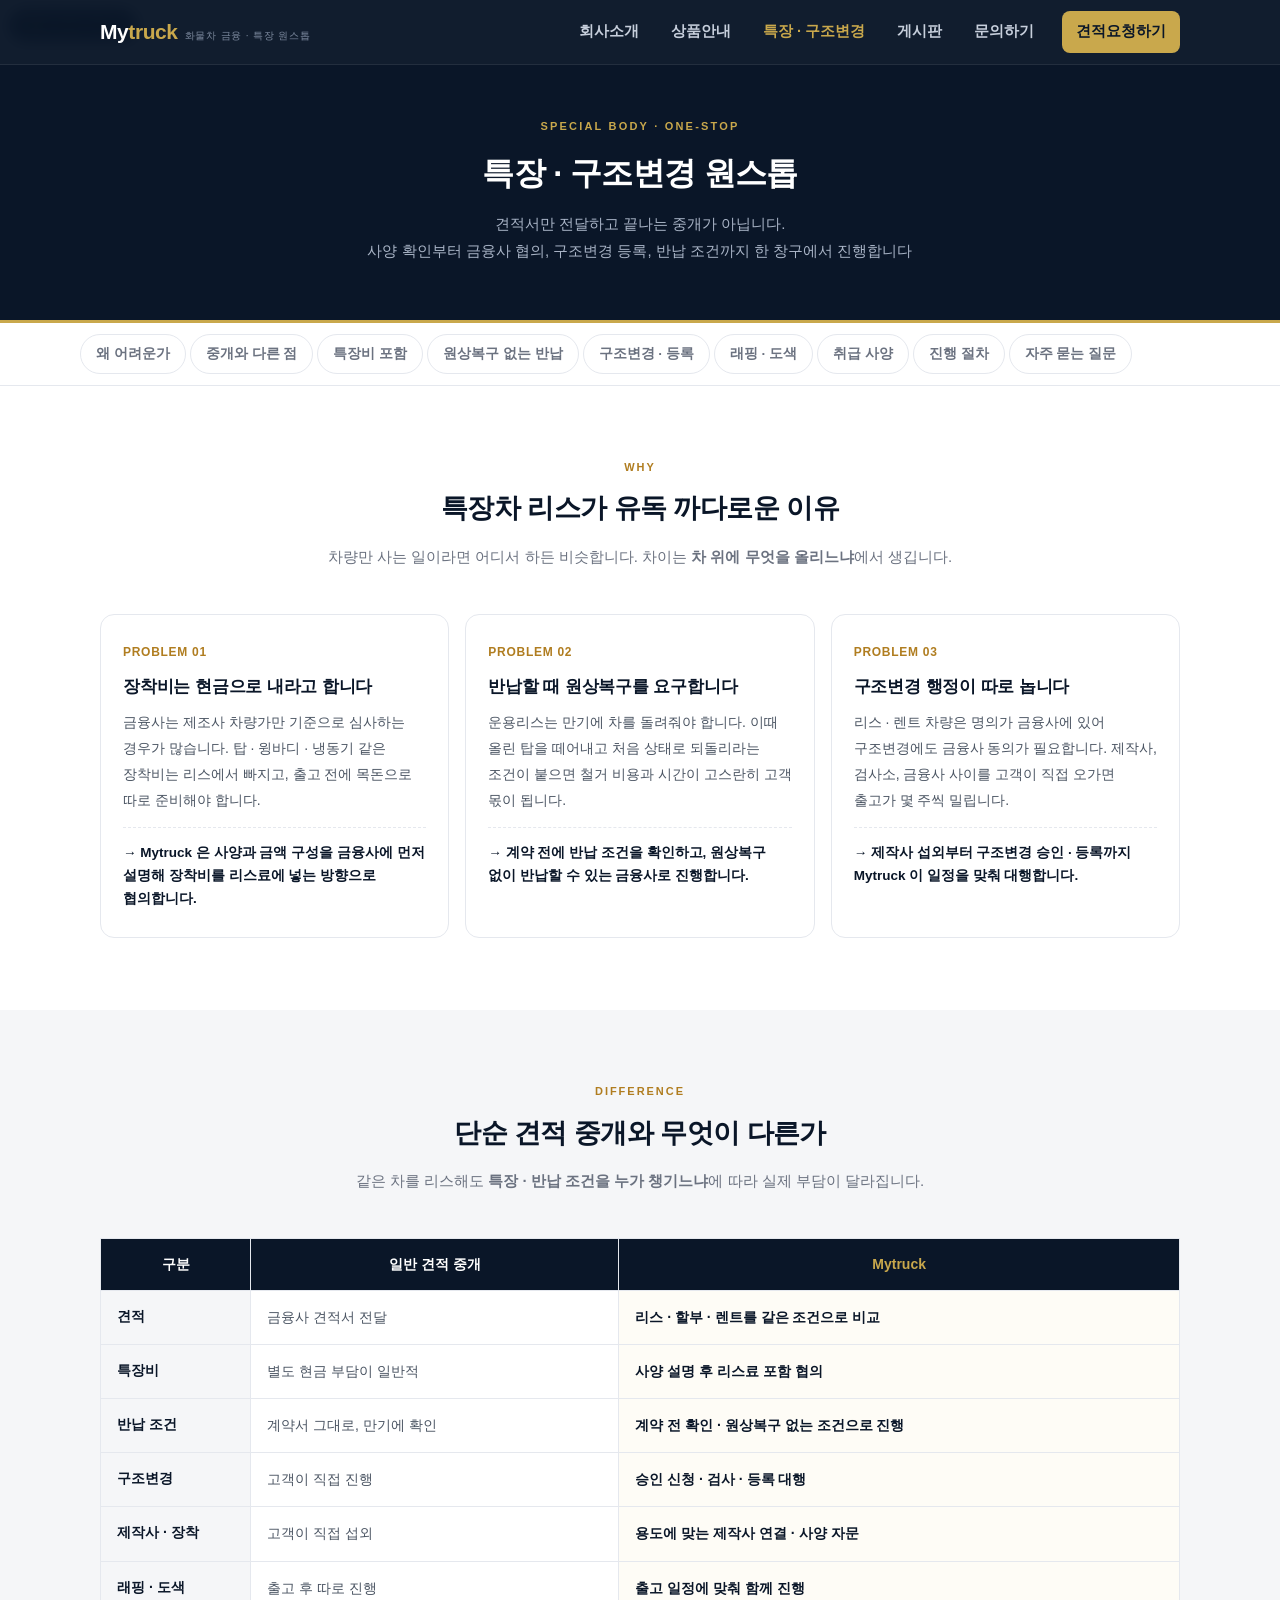
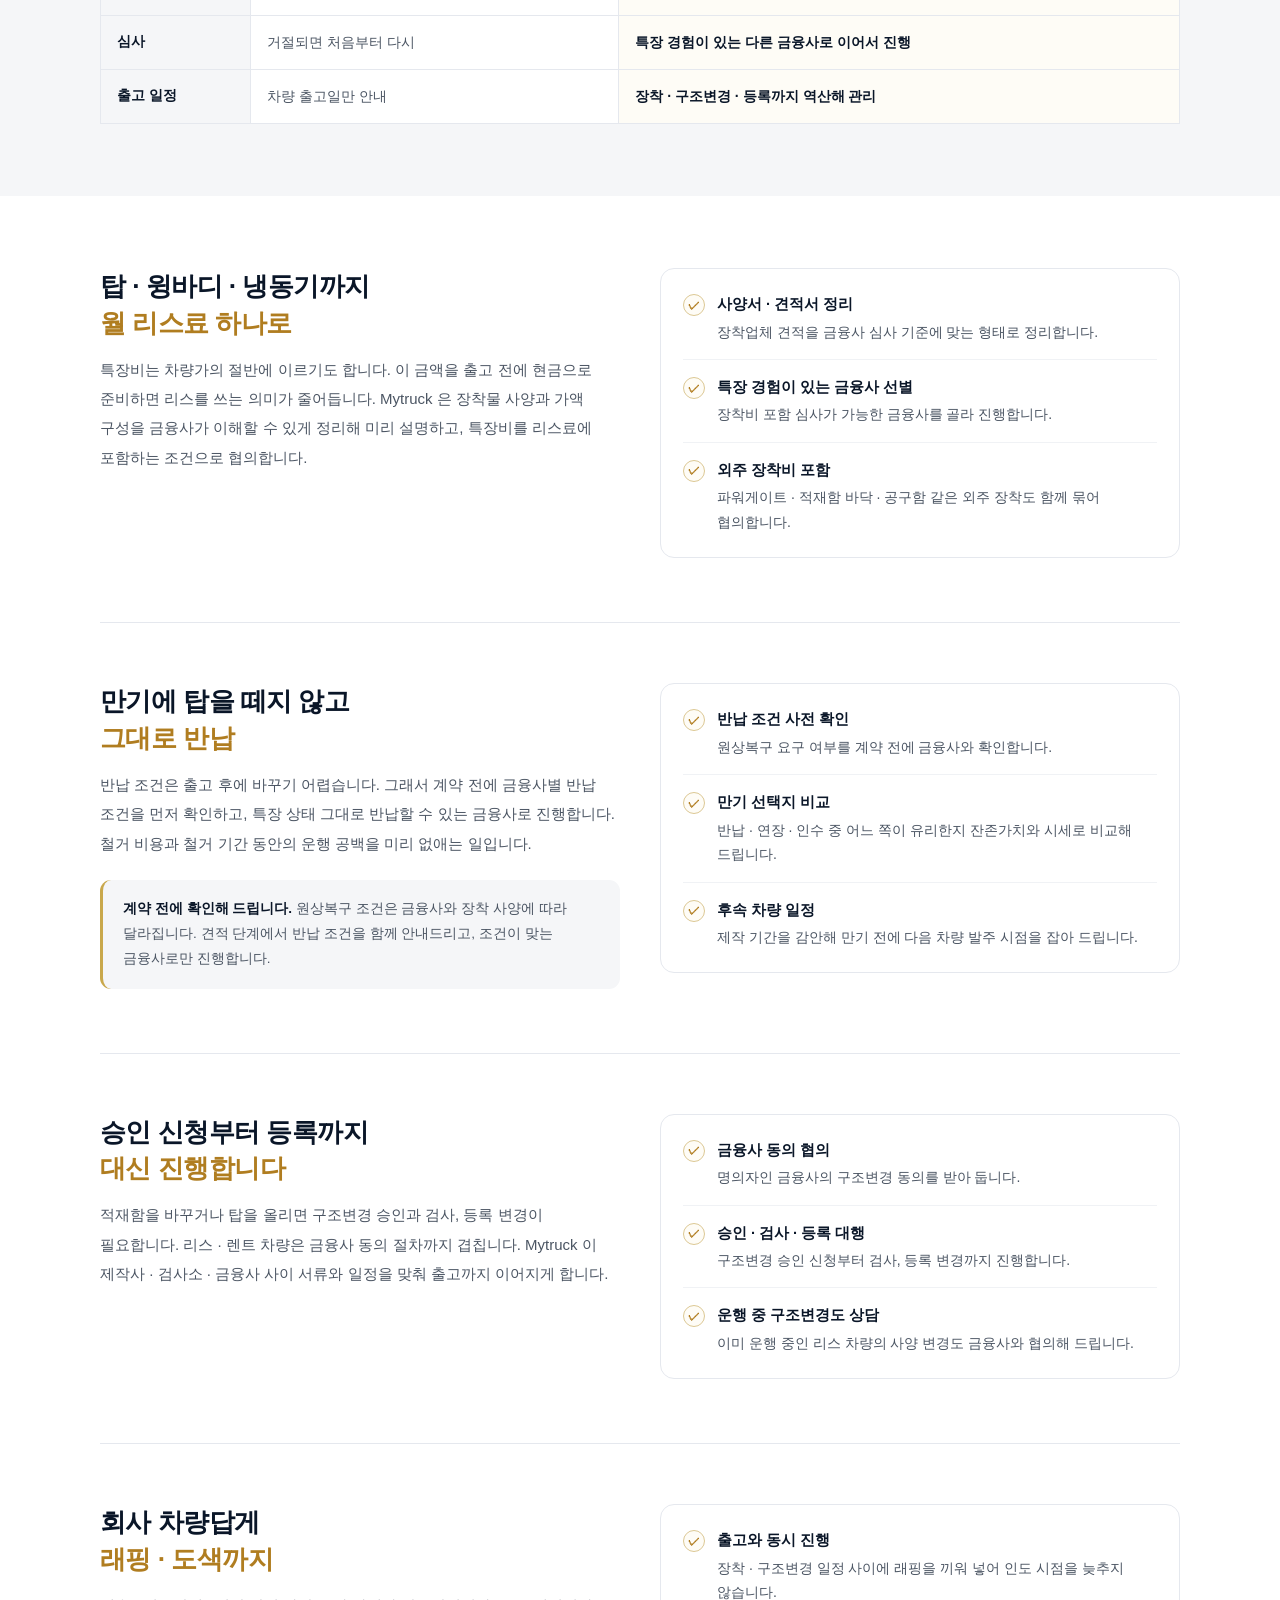
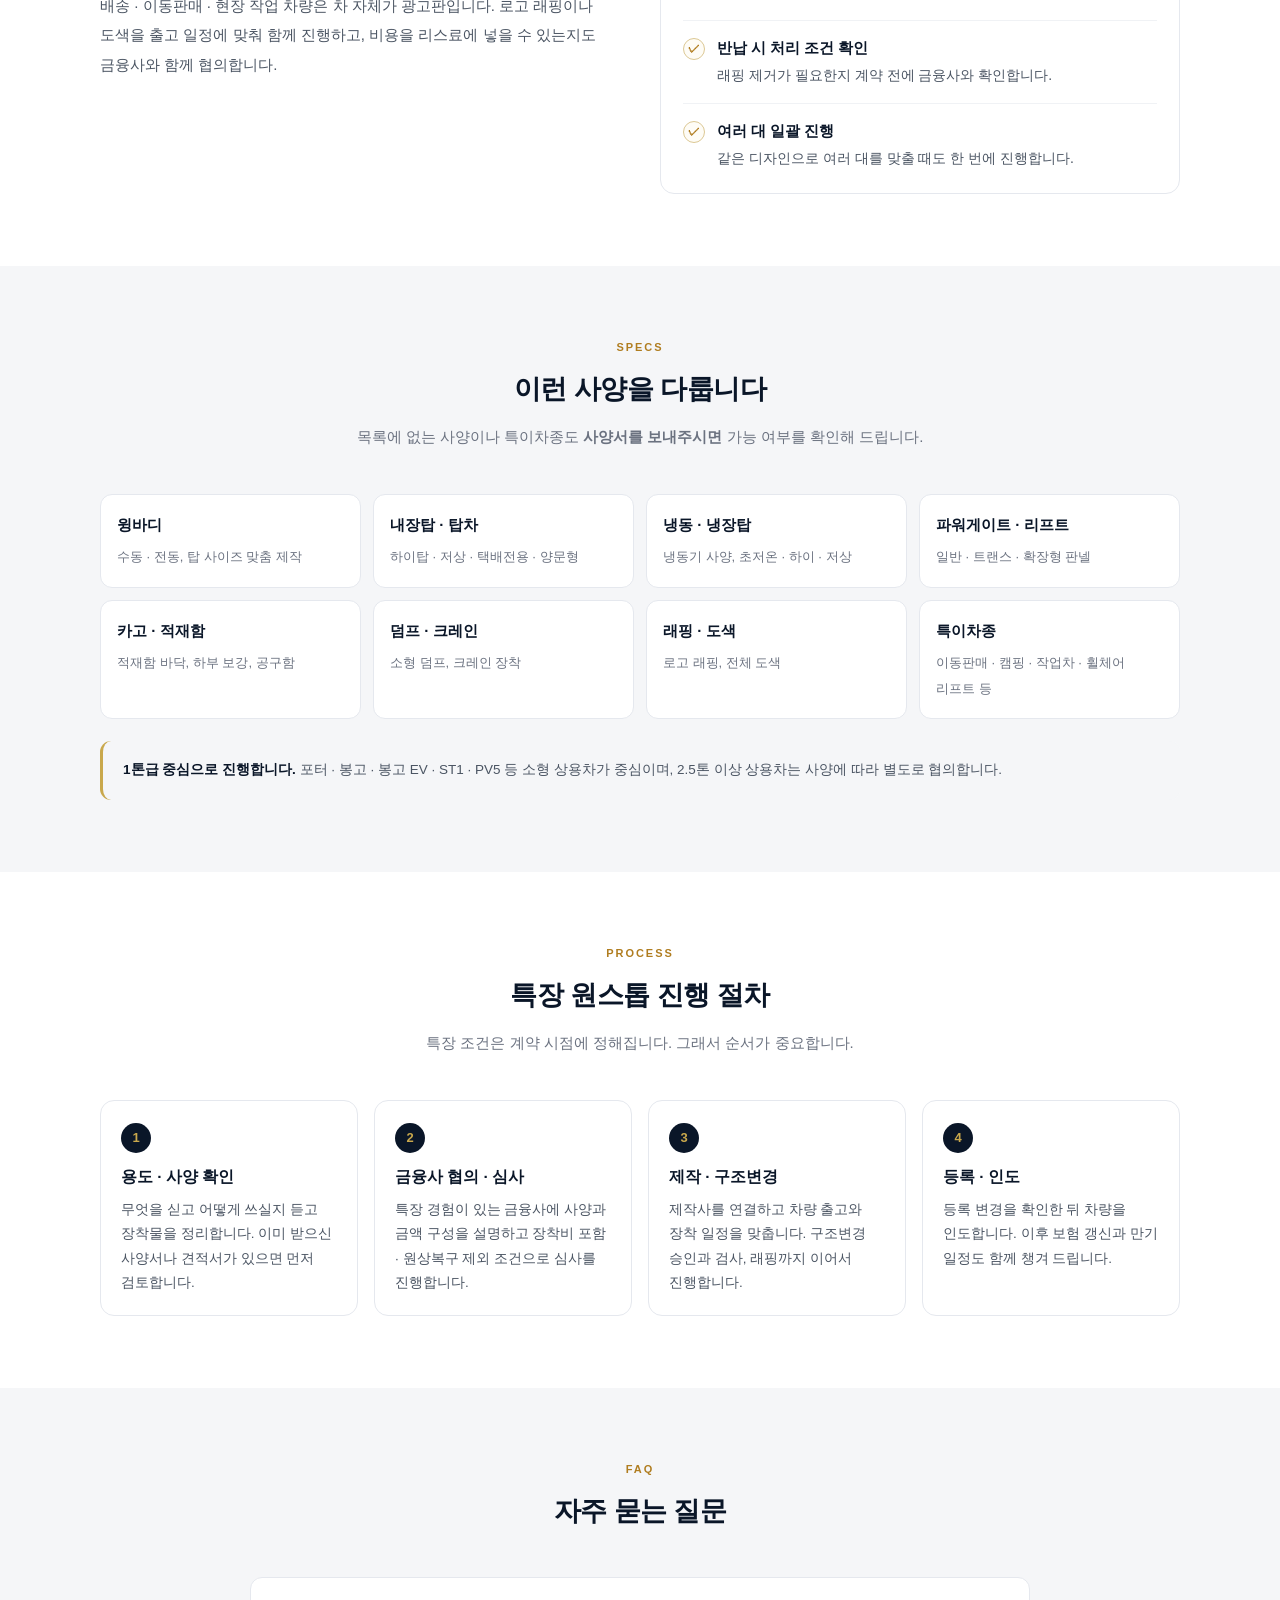
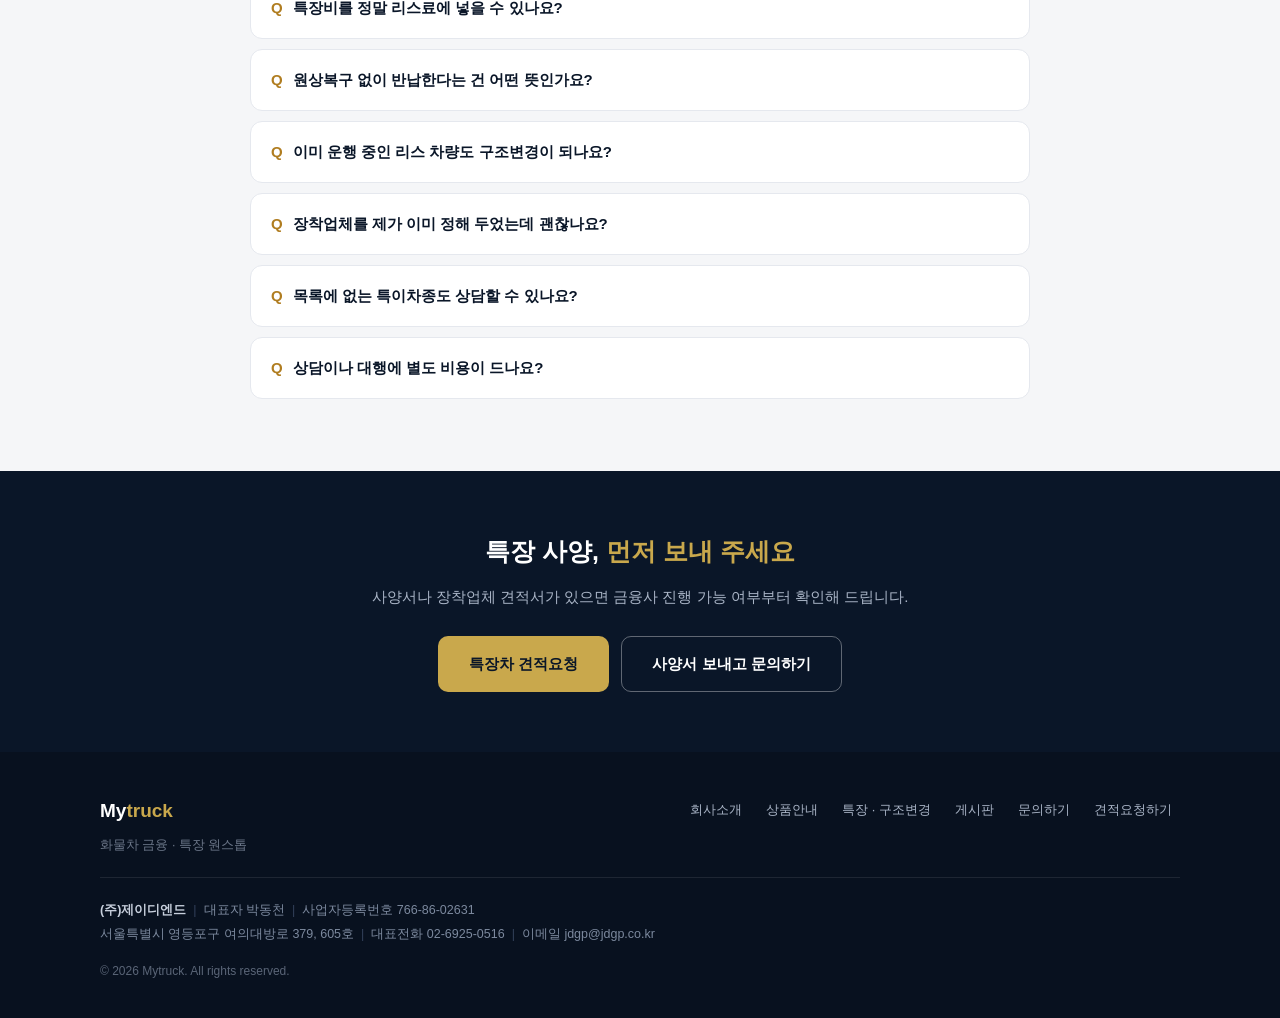
<file: site/special.html>
<!DOCTYPE html>
<html lang="ko">
<head>
<meta charset="UTF-8">
<meta name="viewport" content="width=device-width, initial-scale=1.0">
<title>특장 · 구조변경 | Mytruck</title>
<meta name="naver-site-verification" content="ba15a35a7137718109d8a6f28fefdc6672f54ff2">
<meta name="description" content="화물차 특장 리스, 구조변경 승인·등록, 원상복구 없는 반납 조건, 래핑·도색까지. Mytruck 이 장착업체와 금융사 사이에서 사양 확인부터 출고까지 한 창구로 진행합니다.">
<link rel="stylesheet" href="assets/style.css">
<style>
  .anchor-nav {
    position: sticky; top: 64px; z-index: 50;
    background: #fff; border-bottom: 1px solid #E5E8EE;
  }
  .anchor-nav .in { display: flex; gap: 4px; overflow-x: auto; padding: 11px 0; }
  .anchor-nav a {
    padding: 8px 15px; border-radius: 100px; white-space: nowrap;
    font-size: 13.5px; font-weight: 700; color: #6B7280;
    border: 1px solid #E5E8EE; transition: .15s;
  }
  .anchor-nav a:hover { border-color: #C9A84C; color: #0A1628; }
  [id] { scroll-margin-top: 130px; }

  /* 왜 어려운가 */
  .pain { display: grid; grid-template-columns: repeat(3, 1fr); gap: 16px; }
  @media (max-width: 860px) { .pain { grid-template-columns: 1fr; } }
  .pain .card { padding: 26px 22px; }
  .pain .q { font-size: 12px; font-weight: 800; color: #B07D20; letter-spacing: .06em; margin-bottom: 10px; }
  .pain h3 { font-size: 17px; font-weight: 800; color: #0A1628; margin-bottom: 10px; letter-spacing: -.01em; word-break: keep-all; }
  .pain p { font-size: 14px; color: #4B5563; line-height: 1.85; word-break: keep-all; }
  .pain .a { margin-top: 14px; padding-top: 14px; border-top: 1px dashed #E5E8EE; font-size: 13.5px; color: #0A1628; font-weight: 700; line-height: 1.7; word-break: keep-all; }

  /* 서비스 블록 */
  .svc { display: grid; grid-template-columns: 1fr 1fr; gap: 40px; align-items: start; }
  .svc + .svc { margin-top: 64px; padding-top: 60px; border-top: 1px solid #E5E8EE; }
  @media (max-width: 860px) { .svc { grid-template-columns: 1fr; gap: 22px; } }
  .svc .badge {
    display: inline-block; padding: 6px 13px; border-radius: 100px; background: #0A1628; color: #C9A84C;
    font-size: 12px; font-weight: 800; margin-bottom: 14px;
  }
  .svc h2 { font-size: 26px; font-weight: 800; color: #0A1628; letter-spacing: -.02em; line-height: 1.4; margin-bottom: 14px; word-break: keep-all; }
  .svc h2 em { font-style: normal; color: #B07D20; }
  .svc .desc { font-size: 15px; color: #4B5563; line-height: 1.95; word-break: keep-all; }
  @media (max-width: 600px) { .svc h2 { font-size: 21px; } }
  .ck-list { border: 1px solid #E5E8EE; border-radius: 14px; background: #fff; padding: 8px 22px; }
  .ck-list li { list-style: none; display: flex; gap: 12px; padding: 15px 0; border-bottom: 1px solid #F0F2F5; font-size: 14px; color: #4B5563; line-height: 1.75; word-break: keep-all; }
  .ck-list li:last-child { border-bottom: 0; }
  .ck-list .ck { flex: none; width: 22px; height: 22px; border-radius: 50%; background: #FEFCF6; border: 1px solid #DCC894; color: #B07D20; font-size: 12px; font-weight: 800; display: inline-flex; align-items: center; justify-content: center; margin-top: 2px; }
  .ck-list b { display: block; color: #0A1628; font-size: 14.5px; margin-bottom: 2px; }

  .note {
    margin-top: 22px; padding: 17px 20px; border-radius: 11px;
    background: #F5F6F8; border-left: 3px solid #C9A84C;
    font-size: 13.5px; color: #4B5563; line-height: 1.85; word-break: keep-all;
  }
  .note b { color: #0A1628; }

  /* 비교표 */
  table.t td.me { background: #FEFCF6; color: #0A1628; font-weight: 700; }
  table.t th.me { background: #0A1628; color: #C9A84C; }

  /* 취급 사양 */
  .specs { display: grid; grid-template-columns: repeat(4, 1fr); gap: 12px; }
  @media (max-width: 860px) { .specs { grid-template-columns: repeat(2, 1fr); } }
  .spec { border: 1px solid #E5E8EE; border-radius: 12px; padding: 18px 16px; background: #fff; }
  .spec b { display: block; font-size: 15px; color: #0A1628; margin-bottom: 6px; }
  .spec span { font-size: 13px; color: #6B7280; line-height: 1.7; word-break: keep-all; }

  /* 진행 절차 */
  .flow { display: grid; grid-template-columns: repeat(4, 1fr); gap: 16px; }
  @media (max-width: 860px) { .flow { grid-template-columns: 1fr 1fr; } }
  @media (max-width: 480px) { .flow { grid-template-columns: 1fr; } }
  .fstep { border: 1px solid #E5E8EE; border-radius: 14px; padding: 22px 20px 20px; background: #fff; }
  .fstep .no {
    display: inline-flex; align-items: center; justify-content: center;
    width: 30px; height: 30px; border-radius: 50%;
    background: #0A1628; color: #C9A84C; font-size: 13px; font-weight: 800; margin-bottom: 12px;
  }
  .fstep h4 { font-size: 15.5px; font-weight: 800; color: #0A1628; margin-bottom: 8px; }
  .fstep p { font-size: 13.5px; color: #4B5563; line-height: 1.8; word-break: keep-all; }

  /* FAQ */
  .faq details { border: 1px solid #E5E8EE; border-radius: 12px; background: #fff; }
  .faq details + details { margin-top: 10px; }
  .faq summary { cursor: pointer; list-style: none; padding: 18px 20px; font-size: 15px; font-weight: 800; color: #0A1628; display: flex; gap: 10px; word-break: keep-all; }
  .faq summary::-webkit-details-marker { display: none; }
  .faq summary::before { content: "Q"; color: #B07D20; }
  .faq details[open] summary { border-bottom: 1px solid #F0F2F5; }
  .faq .ans { padding: 16px 20px 20px 42px; font-size: 14px; color: #4B5563; line-height: 1.9; word-break: keep-all; }
</style>
</head>
<body>

<header class="site-header">
  <div class="wrap hd">
    <a class="logo" href="index.html"><b>My<i>truck</i></b><span>화물차 금융 · 특장 원스톱</span></a>
    <button class="burger" type="button" aria-label="메뉴" aria-expanded="false"><span></span><span></span><span></span></button>
    <nav class="gnb">
      <a href="about.html">회사소개</a>
      <a href="products.html">상품안내</a>
      <a href="special.html">특장 · 구조변경</a>
      <a href="board.html">게시판</a>
      <a href="contact.html">문의하기</a>
      <a class="hd-cta" href="quote.html" target="_blank" rel="noopener">견적요청하기</a>
    </nav>
  </div>
</header>

<div class="page-head">
  <div class="wrap">
    <p class="eyebrow">Special Body · One-stop</p>
    <h1>특장 · 구조변경 원스톱</h1>
    <p>견적서만 전달하고 끝나는 중개가 아닙니다.<br>사양 확인부터 금융사 협의, 구조변경 등록, 반납 조건까지 한 창구에서 진행합니다</p>
  </div>
</div>

<nav class="anchor-nav">
  <div class="wrap in">
    <a href="#why">왜 어려운가</a>
    <a href="#compare">중개와 다른 점</a>
    <a href="#include">특장비 포함</a>
    <a href="#restore">원상복구 없는 반납</a>
    <a href="#structure">구조변경 · 등록</a>
    <a href="#wrapping">래핑 · 도색</a>
    <a href="#specs">취급 사양</a>
    <a href="#process">진행 절차</a>
    <a href="#faq">자주 묻는 질문</a>
  </div>
</nav>

<!-- ===== 왜 어려운가 ===== -->
<section class="sec" id="why">
  <div class="wrap">
    <div class="sec-head">
      <p class="eyebrow">Why</p>
      <h2>특장차 리스가 유독 까다로운 이유</h2>
      <p>차량만 사는 일이라면 어디서 하든 비슷합니다. 차이는 <b>차 위에 무엇을 올리느냐</b>에서 생깁니다.</p>
    </div>
    <div class="pain">
      <div class="card">
        <p class="q">PROBLEM 01</p>
        <h3>장착비는 현금으로 내라고 합니다</h3>
        <p>금융사는 제조사 차량가만 기준으로 심사하는 경우가 많습니다. 탑 · 윙바디 · 냉동기 같은 장착비는 리스에서 빠지고, 출고 전에 목돈으로 따로 준비해야 합니다.</p>
        <p class="a">→ Mytruck 은 사양과 금액 구성을 금융사에 먼저 설명해 장착비를 리스료에 넣는 방향으로 협의합니다.</p>
      </div>
      <div class="card">
        <p class="q">PROBLEM 02</p>
        <h3>반납할 때 원상복구를 요구합니다</h3>
        <p>운용리스는 만기에 차를 돌려줘야 합니다. 이때 올린 탑을 떼어내고 처음 상태로 되돌리라는 조건이 붙으면 철거 비용과 시간이 고스란히 고객 몫이 됩니다.</p>
        <p class="a">→ 계약 전에 반납 조건을 확인하고, 원상복구 없이 반납할 수 있는 금융사로 진행합니다.</p>
      </div>
      <div class="card">
        <p class="q">PROBLEM 03</p>
        <h3>구조변경 행정이 따로 놉니다</h3>
        <p>리스 · 렌트 차량은 명의가 금융사에 있어 구조변경에도 금융사 동의가 필요합니다. 제작사, 검사소, 금융사 사이를 고객이 직접 오가면 출고가 몇 주씩 밀립니다.</p>
        <p class="a">→ 제작사 섭외부터 구조변경 승인 · 등록까지 Mytruck 이 일정을 맞춰 대행합니다.</p>
      </div>
    </div>
  </div>
</section>

<!-- ===== 중개와 다른 점 ===== -->
<section class="sec tint" id="compare">
  <div class="wrap">
    <div class="sec-head">
      <p class="eyebrow">Difference</p>
      <h2>단순 견적 중개와 무엇이 다른가</h2>
      <p>같은 차를 리스해도 <b>특장 · 반납 조건을 누가 챙기느냐</b>에 따라 실제 부담이 달라집니다.</p>
    </div>
    <div class="tbl-scroll">
      <table class="t">
        <thead>
          <tr><th style="width:132px">구분</th><th>일반 견적 중개</th><th class="me">Mytruck</th></tr>
        </thead>
        <tbody>
          <tr><th>견적</th><td>금융사 견적서 전달</td><td class="me">리스 · 할부 · 렌트를 같은 조건으로 비교</td></tr>
          <tr><th>특장비</th><td>별도 현금 부담이 일반적</td><td class="me">사양 설명 후 리스료 포함 협의</td></tr>
          <tr><th>반납 조건</th><td>계약서 그대로, 만기에 확인</td><td class="me">계약 전 확인 · 원상복구 없는 조건으로 진행</td></tr>
          <tr><th>구조변경</th><td>고객이 직접 진행</td><td class="me">승인 신청 · 검사 · 등록 대행</td></tr>
          <tr><th>제작사 · 장착</th><td>고객이 직접 섭외</td><td class="me">용도에 맞는 제작사 연결 · 사양 자문</td></tr>
          <tr><th>래핑 · 도색</th><td>출고 후 따로 진행</td><td class="me">출고 일정에 맞춰 함께 진행</td></tr>
          <tr><th>심사</th><td>거절되면 처음부터 다시</td><td class="me">특장 경험이 있는 다른 금융사로 이어서 진행</td></tr>
          <tr><th>출고 일정</th><td>차량 출고일만 안내</td><td class="me">장착 · 구조변경 · 등록까지 역산해 관리</td></tr>
        </tbody>
      </table>
    </div>
  </div>
</section>

<!-- ===== 서비스 상세 ===== -->
<section class="sec">
  <div class="wrap">

    <div class="svc" id="include">
      <div>
        <span class="badge">특장비 리스 포함</span>
        <h2>탑 · 윙바디 · 냉동기까지<br><em>월 리스료 하나로</em></h2>
        <p class="desc">
          특장비는 차량가의 절반에 이르기도 합니다. 이 금액을 출고 전에 현금으로 준비하면 리스를 쓰는 의미가 줄어듭니다.
          Mytruck 은 장착물 사양과 가액 구성을 금융사가 이해할 수 있게 정리해 미리 설명하고, 특장비를 리스료에 포함하는 조건으로 협의합니다.
        </p>
      </div>
      <ul class="ck-list">
        <li><span class="ck">✓</span><div><b>사양서 · 견적서 정리</b>장착업체 견적을 금융사 심사 기준에 맞는 형태로 정리합니다.</div></li>
        <li><span class="ck">✓</span><div><b>특장 경험이 있는 금융사 선별</b>장착비 포함 심사가 가능한 금융사를 골라 진행합니다.</div></li>
        <li><span class="ck">✓</span><div><b>외주 장착비 포함</b>파워게이트 · 적재함 바닥 · 공구함 같은 외주 장착도 함께 묶어 협의합니다.</div></li>
      </ul>
    </div>

    <div class="svc" id="restore">
      <div>
        <span class="badge">원상복구 없는 반납</span>
        <h2>만기에 탑을 떼지 않고<br><em>그대로 반납</em></h2>
        <p class="desc">
          반납 조건은 출고 후에 바꾸기 어렵습니다. 그래서 계약 전에 금융사별 반납 조건을 먼저 확인하고,
          특장 상태 그대로 반납할 수 있는 금융사로 진행합니다. 철거 비용과 철거 기간 동안의 운행 공백을 미리 없애는 일입니다.
        </p>
        <div class="note">
          <b>계약 전에 확인해 드립니다.</b>
          원상복구 조건은 금융사와 장착 사양에 따라 달라집니다. 견적 단계에서 반납 조건을 함께 안내드리고, 조건이 맞는 금융사로만 진행합니다.
        </div>
      </div>
      <ul class="ck-list">
        <li><span class="ck">✓</span><div><b>반납 조건 사전 확인</b>원상복구 요구 여부를 계약 전에 금융사와 확인합니다.</div></li>
        <li><span class="ck">✓</span><div><b>만기 선택지 비교</b>반납 · 연장 · 인수 중 어느 쪽이 유리한지 잔존가치와 시세로 비교해 드립니다.</div></li>
        <li><span class="ck">✓</span><div><b>후속 차량 일정</b>제작 기간을 감안해 만기 전에 다음 차량 발주 시점을 잡아 드립니다.</div></li>
      </ul>
    </div>

    <div class="svc" id="structure">
      <div>
        <span class="badge">구조변경 · 등록</span>
        <h2>승인 신청부터 등록까지<br><em>대신 진행합니다</em></h2>
        <p class="desc">
          적재함을 바꾸거나 탑을 올리면 구조변경 승인과 검사, 등록 변경이 필요합니다.
          리스 · 렌트 차량은 금융사 동의 절차까지 겹칩니다. Mytruck 이 제작사 · 검사소 · 금융사 사이 서류와 일정을 맞춰 출고까지 이어지게 합니다.
        </p>
      </div>
      <ul class="ck-list">
        <li><span class="ck">✓</span><div><b>금융사 동의 협의</b>명의자인 금융사의 구조변경 동의를 받아 둡니다.</div></li>
        <li><span class="ck">✓</span><div><b>승인 · 검사 · 등록 대행</b>구조변경 승인 신청부터 검사, 등록 변경까지 진행합니다.</div></li>
        <li><span class="ck">✓</span><div><b>운행 중 구조변경도 상담</b>이미 운행 중인 리스 차량의 사양 변경도 금융사와 협의해 드립니다.</div></li>
      </ul>
    </div>

    <div class="svc" id="wrapping">
      <div>
        <span class="badge">래핑 · 도색</span>
        <h2>회사 차량답게<br><em>래핑 · 도색까지</em></h2>
        <p class="desc">
          배송 · 이동판매 · 현장 작업 차량은 차 자체가 광고판입니다. 로고 래핑이나 도색을 출고 일정에 맞춰 함께 진행하고,
          비용을 리스료에 넣을 수 있는지도 금융사와 함께 협의합니다.
        </p>
      </div>
      <ul class="ck-list">
        <li><span class="ck">✓</span><div><b>출고와 동시 진행</b>장착 · 구조변경 일정 사이에 래핑을 끼워 넣어 인도 시점을 늦추지 않습니다.</div></li>
        <li><span class="ck">✓</span><div><b>반납 시 처리 조건 확인</b>래핑 제거가 필요한지 계약 전에 금융사와 확인합니다.</div></li>
        <li><span class="ck">✓</span><div><b>여러 대 일괄 진행</b>같은 디자인으로 여러 대를 맞출 때도 한 번에 진행합니다.</div></li>
      </ul>
    </div>

  </div>
</section>

<!-- ===== 취급 사양 ===== -->
<section class="sec tint" id="specs">
  <div class="wrap">
    <div class="sec-head">
      <p class="eyebrow">Specs</p>
      <h2>이런 사양을 다룹니다</h2>
      <p>목록에 없는 사양이나 특이차종도 <b>사양서를 보내주시면</b> 가능 여부를 확인해 드립니다.</p>
    </div>
    <div class="specs">
      <div class="spec"><b>윙바디</b><span>수동 · 전동, 탑 사이즈 맞춤 제작</span></div>
      <div class="spec"><b>내장탑 · 탑차</b><span>하이탑 · 저상 · 택배전용 · 양문형</span></div>
      <div class="spec"><b>냉동 · 냉장탑</b><span>냉동기 사양, 초저온 · 하이 · 저상</span></div>
      <div class="spec"><b>파워게이트 · 리프트</b><span>일반 · 트랜스 · 확장형 판넬</span></div>
      <div class="spec"><b>카고 · 적재함</b><span>적재함 바닥, 하부 보강, 공구함</span></div>
      <div class="spec"><b>덤프 · 크레인</b><span>소형 덤프, 크레인 장착</span></div>
      <div class="spec"><b>래핑 · 도색</b><span>로고 래핑, 전체 도색</span></div>
      <div class="spec"><b>특이차종</b><span>이동판매 · 캠핑 · 작업차 · 휠체어 리프트 등</span></div>
    </div>
    <div class="note">
      <b>1톤급 중심으로 진행합니다.</b>
      포터 · 봉고 · 봉고 EV · ST1 · PV5 등 소형 상용차가 중심이며, 2.5톤 이상 상용차는 사양에 따라 별도로 협의합니다.
    </div>
  </div>
</section>

<!-- ===== 진행 절차 ===== -->
<section class="sec" id="process">
  <div class="wrap">
    <div class="sec-head">
      <p class="eyebrow">Process</p>
      <h2>특장 원스톱 진행 절차</h2>
      <p>특장 조건은 계약 시점에 정해집니다. 그래서 순서가 중요합니다.</p>
    </div>
    <div class="flow">
      <div class="fstep">
        <div class="no">1</div>
        <h4>용도 · 사양 확인</h4>
        <p>무엇을 싣고 어떻게 쓰실지 듣고 장착물을 정리합니다. 이미 받으신 사양서나 견적서가 있으면 먼저 검토합니다.</p>
      </div>
      <div class="fstep">
        <div class="no">2</div>
        <h4>금융사 협의 · 심사</h4>
        <p>특장 경험이 있는 금융사에 사양과 금액 구성을 설명하고 장착비 포함 · 원상복구 제외 조건으로 심사를 진행합니다.</p>
      </div>
      <div class="fstep">
        <div class="no">3</div>
        <h4>제작 · 구조변경</h4>
        <p>제작사를 연결하고 차량 출고와 장착 일정을 맞춥니다. 구조변경 승인과 검사, 래핑까지 이어서 진행합니다.</p>
      </div>
      <div class="fstep">
        <div class="no">4</div>
        <h4>등록 · 인도</h4>
        <p>등록 변경을 확인한 뒤 차량을 인도합니다. 이후 보험 갱신과 만기 일정도 함께 챙겨 드립니다.</p>
      </div>
    </div>
  </div>
</section>

<!-- ===== FAQ ===== -->
<section class="sec tint" id="faq">
  <div class="wrap narrow">
    <div class="sec-head">
      <p class="eyebrow">FAQ</p>
      <h2>자주 묻는 질문</h2>
    </div>
    <div class="faq">
      <details>
        <summary>특장비를 정말 리스료에 넣을 수 있나요?</summary>
        <div class="ans">금융사마다 기준이 달라 모든 경우에 되는 것은 아닙니다. 특장 심사 경험이 있는 금융사를 골라 사양과 금액 구성을 미리 설명하고 협의합니다. 견적 단계에서 포함 가능 여부와 조건을 함께 안내드립니다.</div>
      </details>
      <details>
        <summary>원상복구 없이 반납한다는 건 어떤 뜻인가요?</summary>
        <div class="ans">운용리스 만기에 차를 돌려줄 때, 올린 탑이나 장착물을 떼어내지 않고 그 상태 그대로 반납하는 조건입니다. 반납 조건은 출고 후 바꾸기 어려워 계약 전에 금융사와 확인하고, 조건이 맞는 금융사로 진행합니다.</div>
      </details>
      <details>
        <summary>이미 운행 중인 리스 차량도 구조변경이 되나요?</summary>
        <div class="ans">명의자인 금융사의 동의가 필요합니다. 현재 계약 내용과 원하시는 사양을 알려주시면 금융사와 협의해 가능 여부와 절차를 안내드립니다.</div>
      </details>
      <details>
        <summary>장착업체를 제가 이미 정해 두었는데 괜찮나요?</summary>
        <div class="ans">괜찮습니다. 받으신 사양서 · 견적서를 보내주시면 그 내용을 기준으로 금융사 협의를 진행합니다. 업체를 정하지 않으셨다면 용도에 맞는 제작사를 연결해 드립니다.</div>
      </details>
      <details>
        <summary>목록에 없는 특이차종도 상담할 수 있나요?</summary>
        <div class="ans">네. 이동판매차, 캠핑카, 작업차처럼 사양이 정해져 있지 않은 차량도 사양서나 참고 사진을 보내주시면 금융사 진행 가능 여부를 확인해 드립니다.</div>
      </details>
      <details>
        <summary>상담이나 대행에 별도 비용이 드나요?</summary>
        <div class="ans">견적 · 상담 · 금융사 협의 · 구조변경 진행 안내에는 별도 수수료를 받지 않습니다. 특장 제작비, 구조변경 검사 수수료, 래핑 비용처럼 실제로 발생하는 비용은 견적에 항목별로 적어 드립니다.</div>
      </details>
    </div>
  </div>
</section>

<section class="cta-band">
  <div class="wrap">
    <h2>특장 사양, <em>먼저 보내 주세요</em></h2>
    <p>사양서나 장착업체 견적서가 있으면 금융사 진행 가능 여부부터 확인해 드립니다.</p>
    <div class="btn-row center">
      <a class="btn btn-gold" href="quote.html" target="_blank" rel="noopener">특장차 견적요청</a>
      <a class="btn btn-line" href="contact.html">사양서 보내고 문의하기</a>
    </div>
  </div>
</section>

<footer class="site-footer">
  <div class="wrap">
    <div class="ft-top">
      <div class="ft-logo">
        <b>My<i>truck</i></b>
        <p>화물차 금융 · 특장 원스톱</p>
      </div>
      <nav class="ft-nav">
        <a href="about.html">회사소개</a>
        <a href="products.html">상품안내</a>
        <a href="special.html">특장 · 구조변경</a>
        <a href="board.html">게시판</a>
        <a href="contact.html">문의하기</a>
        <a href="quote.html" target="_blank" rel="noopener">견적요청하기</a>
      </nav>
    </div>
    <div class="ft-info">
      <span class="cname">(주)제이디엔드</span><span class="sep">|</span>대표자 박동천<span class="sep br">|</span>사업자등록번호 766-86-02631<br>
      서울특별시 영등포구 여의대방로 379, 605호<span class="sep br">|</span>대표전화 02-6925-0516<span class="sep">|</span>이메일 jdgp@jdgp.co.kr
      <div class="ft-copy">&copy; 2026 Mytruck. All rights reserved.</div>
    </div>
  </div>
</footer>

<script src="assets/site.js"></script>
<!-- 네이버 프리미엄 로그분석 (공통) -->
<script type="text/javascript" src="//wcs.naver.net/wcslog.js"></script>
<script type="text/javascript">
if (!wcs_add) var wcs_add = {};
wcs_add["wa"] = "s_2ae8a1ab6bae";
if (!_nasa) var _nasa = {};
if (window.wcs) {
  wcs.inflow("mytruck.kr");
  wcs_do();
}
</script>
</body>
</html>
</file>
<file: site/assets/style.css>
/* ================================================
   Mytruck 공통 스타일
   네이비 #0A1628 / 골드 #C9A84C
   ================================================ */
*, *::before, *::after { box-sizing: border-box; margin: 0; padding: 0; }
html { font-size: 16px; scroll-behavior: smooth; }
body {
  font-family: 'Apple SD Gothic Neo', 'Pretendard', -apple-system, BlinkMacSystemFont, sans-serif;
  background: #fff;
  color: #1A1A2E;
  line-height: 1.6;
  -webkit-text-size-adjust: 100%;
}
img { max-width: 100%; display: block; }
a { color: inherit; text-decoration: none; }
:focus-visible { outline: 2px solid #C9A84C; outline-offset: 2px; }

.wrap { width: 100%; max-width: 1120px; margin: 0 auto; padding: 0 20px; }
.narrow { max-width: 820px; }

/* ===== HEADER ===== */
.site-header {
  position: sticky; top: 0; z-index: 100;
  background: rgba(10,22,40,.97);
  backdrop-filter: saturate(160%) blur(8px);
  border-bottom: 1px solid rgba(255,255,255,.08);
}
.hd { display: flex; align-items: center; justify-content: space-between; height: 64px; }
.logo { display: flex; align-items: baseline; gap: 7px; }
.logo b { font-size: 21px; font-weight: 800; color: #fff; letter-spacing: -.02em; }
.logo b i { color: #C9A84C; font-style: normal; }
.logo span { font-size: 10px; color: #7C899E; letter-spacing: .08em; }

.gnb { display: flex; align-items: center; gap: 4px; }
.gnb a {
  padding: 9px 14px; border-radius: 8px;
  font-size: 14.5px; font-weight: 600; color: #C7CFDC;
  transition: color .15s, background .15s;
}
.gnb a:hover { color: #fff; background: rgba(255,255,255,.07); }
.gnb a.on { color: #C9A84C; }
.hd-cta {
  margin-left: 10px; padding: 10px 18px; border-radius: 8px;
  background: #C9A84C; color: #0A1628 !important;
  font-size: 14px; font-weight: 800; white-space: nowrap;
  transition: background .15s;
}
.hd-cta:hover { background: #D9BC66; }

.burger {
  display: none; width: 40px; height: 40px;
  border: 1px solid rgba(255,255,255,.18); border-radius: 8px;
  background: none; cursor: pointer; padding: 10px 9px;
  flex-direction: column; justify-content: space-between;
}
.burger span { display: block; height: 2px; background: #fff; border-radius: 2px; transition: .2s; }
.burger.open span:nth-child(1) { transform: translateY(7px) rotate(45deg); }
.burger.open span:nth-child(2) { opacity: 0; }
.burger.open span:nth-child(3) { transform: translateY(-7px) rotate(-45deg); }

@media (max-width: 880px) {
  .burger { display: flex; }
  .gnb {
    position: absolute; top: 64px; left: 0; right: 0;
    flex-direction: column; align-items: stretch; gap: 2px;
    background: #0A1628; padding: 12px 16px 20px;
    border-bottom: 1px solid rgba(255,255,255,.1);
    display: none;
  }
  .gnb.show { display: flex; }
  .gnb a { padding: 13px 12px; font-size: 15px; }
  .hd-cta { margin: 8px 0 0; text-align: center; padding: 14px; }
}

/* ===== PAGE HEAD ===== */
.page-head {
  background: #0A1628; color: #fff;
  padding: 52px 0 56px; text-align: center;
  border-bottom: 3px solid #C9A84C;
}
.page-head .eyebrow {
  font-size: 11px; letter-spacing: .2em; color: #C9A84C;
  font-weight: 700; text-transform: uppercase; margin-bottom: 12px;
}
.page-head h1 { font-size: 32px; font-weight: 800; letter-spacing: -.02em; margin-bottom: 12px; }
.page-head p { font-size: 15px; color: #A9B4C6; line-height: 1.75; word-break: keep-all; }
@media (max-width: 600px) { .page-head { padding: 40px 0 44px; } .page-head h1 { font-size: 25px; } }

/* ===== SECTION ===== */
.sec { padding: 72px 0; }
.sec.tint { background: #F5F6F8; }
.sec.dark { background: #0A1628; color: #fff; }
@media (max-width: 600px) { .sec { padding: 52px 0; } }

.sec-head { text-align: center; margin-bottom: 44px; }
.sec-head .eyebrow {
  font-size: 11px; letter-spacing: .18em; color: #B07D20;
  font-weight: 700; text-transform: uppercase; margin-bottom: 10px;
}
.sec.dark .sec-head .eyebrow { color: #C9A84C; }
.sec-head h2 {
  font-size: 27px; font-weight: 800; color: #0A1628;
  letter-spacing: -.02em; margin-bottom: 12px; word-break: keep-all;
}
.sec.dark .sec-head h2 { color: #fff; }
.sec-head p { font-size: 15px; color: #6B7280; line-height: 1.8; word-break: keep-all; }
.sec.dark .sec-head p { color: #A9B4C6; }
@media (max-width: 600px) { .sec-head h2 { font-size: 22px; } .sec-head { margin-bottom: 32px; } }

/* ===== GRID / CARD ===== */
.grid { display: grid; gap: 18px; }
.g2 { grid-template-columns: repeat(2, 1fr); }
.g3 { grid-template-columns: repeat(3, 1fr); }
.g4 { grid-template-columns: repeat(4, 1fr); }
@media (max-width: 900px) { .g3, .g4 { grid-template-columns: repeat(2, 1fr); } }
@media (max-width: 620px) { .g2, .g3, .g4 { grid-template-columns: 1fr; } }

.card {
  background: #fff; border: 1px solid #E5E8EE; border-radius: 14px;
  padding: 26px 24px; transition: border-color .15s, box-shadow .15s, transform .15s;
}
.card:hover { border-color: #C9A84C; box-shadow: 0 8px 28px rgba(10,22,40,.09); }
.card .ico {
  width: 44px; height: 44px; border-radius: 11px;
  background: #0A1628; color: #C9A84C;
  display: flex; align-items: center; justify-content: center;
  font-size: 20px; font-weight: 800; margin-bottom: 16px;
}
.card h3 { font-size: 17px; font-weight: 800; color: #0A1628; margin-bottom: 9px; word-break: keep-all; }
.card p { font-size: 14px; color: #6B7280; line-height: 1.8; word-break: keep-all; }
.card .more { display: inline-block; margin-top: 14px; font-size: 13px; font-weight: 700; color: #B07D20; }

/* ===== BUTTON ===== */
.btn {
  display: inline-block; padding: 15px 30px; border-radius: 10px;
  font-size: 15px; font-weight: 800; cursor: pointer;
  border: 1px solid transparent; font-family: inherit; transition: .15s;
  text-align: center;
}
.btn-gold { background: #C9A84C; color: #0A1628; }
.btn-gold:hover { background: #D9BC66; }
.btn-navy { background: #0A1628; color: #C9A84C; }
.btn-navy:hover { background: #17253C; }
.btn-line { background: transparent; border-color: rgba(255,255,255,.35); color: #fff; }
.btn-line:hover { border-color: #C9A84C; color: #C9A84C; }
.btn-line-navy { background: #fff; border-color: #CBD2DC; color: #374151; }
.btn-line-navy:hover { border-color: #C9A84C; color: #0A1628; }
.btn-row { display: flex; gap: 12px; flex-wrap: wrap; }
.btn-row.center { justify-content: center; }
@media (max-width: 480px) { .btn { width: 100%; } }

/* ===== TABLE ===== */
.tbl-scroll { overflow-x: auto; -webkit-overflow-scrolling: touch; }
table.t {
  width: 100%; min-width: 560px; border-collapse: collapse;
  font-size: 14px; background: #fff;
}
table.t th, table.t td {
  border: 1px solid #E5E8EE; padding: 14px 16px;
  text-align: left; vertical-align: top; word-break: keep-all;
}
table.t thead th { background: #0A1628; color: #fff; font-weight: 700; text-align: center; }
table.t tbody th { background: #F5F6F8; color: #0A1628; font-weight: 700; white-space: nowrap; width: 150px; }
table.t td { color: #4B5563; line-height: 1.8; }
table.t .c { text-align: center; }
table.t .hl { color: #0A1628; font-weight: 700; }

/* ===== LIST ===== */
ul.dot { list-style: none; }
ul.dot li {
  position: relative; padding-left: 15px; margin-bottom: 9px;
  font-size: 14px; color: #4B5563; line-height: 1.8; word-break: keep-all;
}
ul.dot li::before {
  content: ''; position: absolute; left: 0; top: 11px;
  width: 5px; height: 5px; border-radius: 50%; background: #C9A84C;
}
ul.dot li:last-child { margin-bottom: 0; }
ul.dot li b { color: #0A1628; }

/* ===== CTA BAND ===== */
.cta-band { background: #0A1628; color: #fff; padding: 60px 0; text-align: center; }
.cta-band h2 { font-size: 25px; font-weight: 800; margin-bottom: 12px; word-break: keep-all; }
.cta-band h2 em { color: #C9A84C; font-style: normal; }
.cta-band p { font-size: 15px; color: #A9B4C6; margin-bottom: 26px; line-height: 1.8; word-break: keep-all; }
@media (max-width: 600px) { .cta-band h2 { font-size: 21px; } }

/* ===== FOOTER ===== */
.site-footer { background: #08111F; color: #7C899E; padding: 44px 0 34px; font-size: 13px; }
.ft-top {
  display: flex; justify-content: space-between; gap: 24px; flex-wrap: wrap;
  padding-bottom: 22px; border-bottom: 1px solid rgba(255,255,255,.09);
}
.ft-logo b { font-size: 19px; font-weight: 800; color: #fff; }
.ft-logo b i { color: #C9A84C; font-style: normal; }
.ft-logo p { margin-top: 8px; font-size: 12.5px; color: #6B7688; }
.ft-nav { display: flex; gap: 8px; flex-wrap: wrap; align-items: flex-start; }
.ft-nav a { font-size: 13px; color: #A9B4C6; padding: 4px 8px; }
.ft-nav a:hover { color: #C9A84C; }
.ft-info { padding-top: 20px; line-height: 1.95; font-size: 12.5px; }
.ft-info .cname { color: #C7CFDC; font-weight: 700; }
.ft-info .sep { margin: 0 7px; color: #33415A; }
.ft-copy { margin-top: 14px; font-size: 12px; color: #5A6577; }
@media (max-width: 600px) { .ft-info .sep.br { display: block; height: 0; overflow: hidden; } }

/* ===== FORM ===== */
.field { margin-bottom: 18px; }
.field label { display: block; font-size: 13px; font-weight: 700; color: #374151; margin-bottom: 7px; }
.field label .req { color: #B07D20; }
.field .hint { font-size: 12px; color: #9AA0AC; margin-top: 6px; line-height: 1.6; }
.inp, select.sel, .txt {   /* .sel 은 select 에만 — 견적 폼의 선택 표시(.chip.sel)와 이름이 겹친다 */
  width: 100%; padding: 13px 14px;
  border: 1px solid #D6DAE2; border-radius: 9px;
  font-size: 14.5px; font-family: inherit; color: #1A1A2E;
  background: #fff; outline: none; transition: border .15s, box-shadow .15s;
}
.inp:focus, select.sel:focus, .txt:focus { border-color: #C9A84C; box-shadow: 0 0 0 3px rgba(201,168,76,.13); }
.inp::placeholder, .txt::placeholder { color: #C4C8D0; }
.txt { min-height: 150px; resize: vertical; line-height: 1.7; }
.f2 { display: grid; grid-template-columns: 1fr 1fr; gap: 16px; }
@media (max-width: 560px) { .f2 { grid-template-columns: 1fr; gap: 0; } }
.agree { display: flex; align-items: flex-start; gap: 9px; margin: 4px 0 20px; cursor: pointer; }
.agree input { margin-top: 3px; width: 16px; height: 16px; accent-color: #C9A84C; cursor: pointer; flex-shrink: 0; }
.agree span { font-size: 13px; color: #6B7280; line-height: 1.65; }

/* ===== TOAST / LOADING ===== */
.toast {
  position: fixed; bottom: 26px; left: 50%; transform: translateX(-50%);
  background: #E24B4A; color: #fff; font-size: 13.5px; font-weight: 600;
  padding: 13px 26px; border-radius: 100px; opacity: 0; transition: opacity .3s;
  z-index: 1000; max-width: 90vw; text-align: center; pointer-events: none;
}
.toast.show { opacity: 1; }
.toast.ok { background: #2F8F5B; }
.loading {
  display: none; position: fixed; inset: 0; background: rgba(255,255,255,.86);
  z-index: 999; flex-direction: column; align-items: center; justify-content: center; gap: 14px;
}
.loading.show { display: flex; }
.spinner {
  width: 36px; height: 36px; border: 3px solid #E5E8EE;
  border-top-color: #C9A84C; border-radius: 50%; animation: spin .7s linear infinite;
}
@keyframes spin { to { transform: rotate(360deg); } }
.loading p { font-size: 14px; color: #6B7280; font-weight: 500; }

/* ================================================
   홈 — 히어로 슬라이더
   ================================================ */
.hero-slider { position: relative; background: #0A1628; overflow: hidden; }
.hero-track { display: flex; transition: transform .5s cubic-bezier(.4,0,.2,1); }
.hero-slide { min-width: 100%; }
.hero-slide .inner {
  min-height: 380px; display: flex; flex-direction: column; justify-content: center;
  padding: 56px 0; color: #fff;
}
.hero-slide .tagline {
  display: inline-block; align-self: flex-start;
  padding: 6px 14px; border-radius: 100px;
  background: rgba(201,168,76,.14); border: 1px solid rgba(201,168,76,.38);
  color: #C9A84C; font-size: 12.5px; font-weight: 700; margin-bottom: 18px;
}
.hero-slide h2 {
  font-size: 40px; font-weight: 800; line-height: 1.26;
  letter-spacing: -.03em; margin-bottom: 16px; word-break: keep-all; max-width: 640px;
}
.hero-slide h2 em { color: #C9A84C; font-style: normal; }
.hero-slide p {
  font-size: 16px; color: #A9B4C6; line-height: 1.8;
  margin-bottom: 28px; max-width: 520px; word-break: keep-all;
}
.hero-nav {
  position: absolute; right: 50%; bottom: 26px; transform: translateX(560px);
  display: flex; align-items: center; gap: 4px;
  background: rgba(255,255,255,.1); border: 1px solid rgba(255,255,255,.16);
  border-radius: 100px; padding: 5px 8px; backdrop-filter: blur(6px);
}
.hero-nav button {
  width: 28px; height: 28px; border: 0; border-radius: 50%;
  background: none; color: #fff; cursor: pointer;
  font-size: 15px; line-height: 1; font-family: inherit;
}
.hero-nav button:hover { background: rgba(255,255,255,.16); }
.hero-nav .count { font-size: 12.5px; color: #C7CFDC; font-weight: 700; min-width: 38px; text-align: center; }
.hero-nav .count b { color: #fff; }
@media (max-width: 1220px) { .hero-nav { right: 20px; transform: none; } }

/* 안내 팝업 (홈) — 한 장에 두 가지 안내를 나란히 */
.mt-pop {
  position: fixed; inset: 0; z-index: 2000; padding: 16px;
  display: flex; align-items: center; justify-content: center;
  background: rgba(5,10,20,.62);
}
.mt-pop[hidden] { display: none; }
.mt-pop-box {
  position: relative; width: 100%; max-width: 420px; max-height: 100%; overflow: auto;
  background: #0A1628; border: 1px solid rgba(201,168,76,.45); border-radius: 18px;
  padding: 28px 28px 0; box-shadow: 0 24px 60px rgba(0,0,0,.45);
}
.mt-pop-x {
  position: absolute; top: 10px; right: 12px; width: 36px; height: 36px;
  border: 0; background: none; color: #C7CFDC; font-size: 26px; line-height: 1; cursor: pointer;
}
.mt-pop-x:hover { color: #fff; }
.mt-pop-tag { color: #C9A84C; font-size: 13px; font-weight: 800; letter-spacing: .04em; margin-bottom: 16px; }
.duo-grid { display: grid; grid-template-columns: 1fr; gap: 14px; }
.duo-card {
  display: flex; flex-direction: column; align-items: flex-start;
  padding: 24px 22px; border-radius: 14px; color: #fff; text-decoration: none;
  background: rgba(255,255,255,.05); border: 1px solid rgba(201,168,76,.32);
  transition: background .15s, border-color .15s;
}
.duo-card:hover { background: rgba(255,255,255,.09); border-color: #C9A84C; }
.duo-badge {
  padding: 5px 12px; border-radius: 6px; margin-bottom: 14px;
  background: rgba(201,168,76,.16); color: #C9A84C; font-size: 12.5px; font-weight: 800;
}
.duo-badge.open { background: #C9A84C; color: #0A1628; }
.duo-card h2 { font-size: 28px; font-weight: 800; line-height: 1.3; letter-spacing: -.03em; margin-bottom: 10px; word-break: keep-all; }
.duo-card h2 em { color: #C9A84C; font-style: normal; }
.duo-card p { font-size: 15px; color: #D5DCE8; font-weight: 600; line-height: 1.6; margin-bottom: 18px; word-break: keep-all; }
.duo-link { margin-top: auto; font-size: 13.5px; font-weight: 700; color: #C9A84C; }
.mt-pop-foot {
  display: flex; justify-content: space-between; margin: 20px -28px 0;
  border-top: 1px solid rgba(255,255,255,.12);
}
.mt-pop-foot button {
  flex: 1; padding: 15px 10px; border: 0; background: none; cursor: pointer;
  color: #C7CFDC; font-size: 13.5px; font-weight: 600; font-family: inherit;
}
.mt-pop-foot button + button { border-left: 1px solid rgba(255,255,255,.12); color: #fff; }
.mt-pop-foot button:hover { background: rgba(255,255,255,.06); }

/* 같은 안내를 히어로 슬라이드(5번째 장)에도 쓴다 — 여기서는 가로로 나란히 */
.hero-duo .inner { padding-bottom: 84px; }
.hero-duo .duo-grid { grid-template-columns: 1fr 1fr; gap: 18px; }
.hero-duo .duo-card { padding: 26px 28px; }
.hero-duo .duo-card h2 { font-size: 30px; max-width: none; }
.hero-duo .duo-card p { max-width: none; }

@media (max-width: 760px) {
  .hero-slide .inner { min-height: 300px; padding: 44px 0 66px; }
  .hero-slide h2 { font-size: 27px; }
  .hero-slide p { font-size: 14.5px; margin-bottom: 22px; }
  .hero-nav { bottom: 16px; }
  .mt-pop-box { padding: 22px 16px 0; border-radius: 14px; }
  .mt-pop-foot { margin: 14px -16px 0; }
  .duo-grid { grid-template-columns: 1fr; gap: 10px; }
  .duo-card { padding: 16px 18px; border-radius: 12px; }
  .duo-badge { margin-bottom: 8px; font-size: 11.5px; }
  .duo-card h2 { font-size: 23px; margin-bottom: 6px; }
  .duo-card p { font-size: 13.5px; margin-bottom: 8px; }
  .duo-link { font-size: 12.5px; }
  .hero-duo .inner { padding: 28px 0 70px; }
  .hero-duo .tagline { margin-bottom: 12px; }
  .hero-duo .duo-grid { grid-template-columns: 1fr; gap: 10px; }
  .hero-duo .duo-card { padding: 16px 18px; }
  .hero-duo .duo-card h2 { font-size: 20px; }
  .hero-duo .duo-card h2 br { display: none; }
}
}

/* ================================================
   홈 — 내 차 선택하기
   ================================================ */
.picker { background: #F5F6F8; padding: 56px 0 72px; }
.picker-head {
  display: flex; align-items: center; gap: 20px;
  flex-wrap: wrap; margin-bottom: 22px;
}
.picker-head h2 {
  font-size: 27px; font-weight: 800; color: #0A1628;
  letter-spacing: -.02em; white-space: nowrap;
}
.picker-search { margin-left: auto; position: relative; width: 280px; max-width: 100%; }
.picker-search input {
  width: 100%; padding: 12px 42px 12px 16px;
  border: 1px solid #D6DAE2; border-radius: 100px;
  font-size: 14px; font-family: inherit; color: #1A1A2E;
  background: #fff; outline: none; transition: border .15s, box-shadow .15s;
}
.picker-search input:focus { border-color: #C9A84C; box-shadow: 0 0 0 3px rgba(201,168,76,.13); }
.picker-search input::placeholder { color: #B6BCC7; }
.picker-search .ico { position: absolute; right: 15px; top: 50%; transform: translateY(-50%); color: #8A94A6; pointer-events: none; }
@media (max-width: 700px) {
  .picker-head h2 { font-size: 22px; }
  .picker-search { margin-left: 0; width: 100%; }
}

/* 탭 */
.tabs { display: flex; gap: 6px; background: #fff; border: 1px solid #E5E8EE; border-radius: 12px; padding: 5px; }
.tabs button {
  flex: 1; padding: 12px 10px; border: 0; border-radius: 8px;
  background: none; cursor: pointer;
  font-family: inherit; font-size: 14.5px; font-weight: 700; color: #6B7280;
  transition: background .15s, color .15s;
}
.tabs button:hover { color: #0A1628; }
.tabs button.on { background: #0A1628; color: #fff; }
.tabs button .n { font-size: 12px; font-weight: 600; opacity: .65; margin-left: 4px; }

/* 브랜드 */
.brands { display: flex; gap: 8px; flex-wrap: wrap; margin: 14px 0 22px; }
.brands button {
  padding: 9px 18px; border: 1px solid #DDE1E8; border-radius: 100px;
  background: #fff; cursor: pointer;
  font-family: inherit; font-size: 13.5px; font-weight: 700; color: #4B5563;
  transition: .15s;
}
.brands button:hover { border-color: #C9A84C; color: #0A1628; }
.brands button.on { background: #C9A84C; border-color: #C9A84C; color: #0A1628; }

/* 차량 카드 */
.car-grid { display: grid; grid-template-columns: repeat(4, 1fr); gap: 16px; }
@media (max-width: 1000px) { .car-grid { grid-template-columns: repeat(3, 1fr); } }
@media (max-width: 760px)  { .car-grid { grid-template-columns: repeat(2, 1fr); gap: 12px; } }

.car {
  display: flex; flex-direction: column;
  background: #fff; border: 1px solid #E5E8EE; border-radius: 14px;
  overflow: hidden; transition: border-color .15s, box-shadow .15s, transform .15s;
}
.car:hover { border-color: #C9A84C; box-shadow: 0 10px 30px rgba(10,22,40,.10); transform: translateY(-2px); }
.car-img {
  position: relative; aspect-ratio: 4 / 3; background: #EEF1F5;
  display: flex; align-items: center; justify-content: center; overflow: hidden;
}
.car-img img { width: 100%; height: 100%; object-fit: contain; padding: 8px; }
.car-img .ph { width: 62%; opacity: .3; }
.badge {
  position: absolute; top: 10px; left: 10px; z-index: 1;
  padding: 4px 10px; border-radius: 5px;
  font-size: 11px; font-weight: 800; letter-spacing: -.01em;
  background: #0A1628; color: #fff;
}
.badge.ev      { background: #1C7A4A; }
.badge.special { background: #B07D20; }
.badge.plain   { background: #4B5563; }

.car-body { padding: 14px 15px 16px; display: flex; flex-direction: column; flex: 1; }
.car-body .brand { font-size: 11.5px; font-weight: 700; color: #8A94A6; margin-bottom: 5px; }
.car-body h3 {
  font-size: 15px; font-weight: 800; color: #0A1628;
  line-height: 1.4; word-break: keep-all; margin-bottom: 8px;
}
.car-body .tags { font-size: 11.5px; color: #9AA0AC; line-height: 1.6; margin-bottom: 12px; }
.car-price { margin-top: auto; padding-top: 11px; border-top: 1px dashed #E5E8EE; }
.car-price .lbl { font-size: 11.5px; color: #8A94A6; }
.car-price .val { font-size: 17px; font-weight: 800; color: #0A1628; letter-spacing: -.02em; }
.car-price .val span { font-size: 12.5px; font-weight: 700; color: #6B7280; }
.car-cta {
  display: block; margin-top: 12px; padding: 11px; border-radius: 8px;
  background: #FDF6E6; color: #8A6714; border: 1px solid #F0E3BF;
  text-align: center; font-size: 13.5px; font-weight: 800;
  transition: .15s;
}
.car:hover .car-cta { background: #C9A84C; border-color: #C9A84C; color: #0A1628; }

.car-none { grid-column: 1 / -1; text-align: center; padding: 56px 20px; color: #8A94A6; font-size: 14.5px; }
.car-more { text-align: center; margin-top: 26px; }
.car-more button {
  padding: 14px 40px; border: 1px solid #CBD2DC; border-radius: 100px;
  background: #fff; cursor: pointer;
  font-family: inherit; font-size: 14.5px; font-weight: 700; color: #374151;
  transition: .15s;
}
.car-more button:hover { border-color: #C9A84C; color: #0A1628; }

/* ================================================
   홈 — 빠른 상담신청
   ================================================ */
.quick { background: #0A1628; color: #fff; padding: 40px 0; }
.quick-in { display: flex; align-items: center; gap: 28px; flex-wrap: wrap; }
.quick-txt { flex: 1; min-width: 240px; }
.quick-txt h2 { font-size: 22px; font-weight: 800; margin-bottom: 7px; word-break: keep-all; }
.quick-txt h2 em { color: #C9A84C; font-style: normal; }
.quick-txt p { font-size: 14px; color: #A9B4C6; line-height: 1.7; word-break: keep-all; }
.quick-form { display: flex; gap: 9px; flex-wrap: wrap; }
.quick-form input {
  padding: 14px 16px; border: 1px solid rgba(255,255,255,.2); border-radius: 9px;
  background: rgba(255,255,255,.07); color: #fff;
  font-size: 14.5px; font-family: inherit; outline: none; width: 160px;
  transition: border .15s, background .15s;
}
.quick-form input::placeholder { color: #7C899E; }
.quick-form input:focus { border-color: #C9A84C; background: rgba(255,255,255,.11); }
.quick-form button {
  padding: 14px 26px; border: 0; border-radius: 9px;
  background: #C9A84C; color: #0A1628; cursor: pointer;
  font-family: inherit; font-size: 14.5px; font-weight: 800; white-space: nowrap;
}
.quick-form button:hover { background: #D9BC66; }
@media (max-width: 860px) {
  .quick-form { width: 100%; }
  .quick-form input { flex: 1; width: auto; min-width: 120px; }
  .quick-form button { width: 100%; }
}

/* ================================================
   모바일 하단 고정 바
   ================================================ */
.mobile-bar { display: none; }
@media (max-width: 760px) {
  .mobile-bar {
    display: flex; position: fixed; left: 0; right: 0; bottom: 0; z-index: 200;
    background: #fff; border-top: 1px solid #E5E8EE;
    padding: 9px 12px calc(9px + env(safe-area-inset-bottom)); gap: 9px;
    box-shadow: 0 -4px 20px rgba(10,22,40,.10);
  }
  .mobile-bar a {
    flex: 1; padding: 14px; border-radius: 9px; text-align: center;
    font-size: 14.5px; font-weight: 800;
  }
  .mobile-bar .tel  { background: #F1F3F6; color: #0A1628; flex: 0 0 42%; }
  .mobile-bar .cta  { background: #C9A84C; color: #0A1628; }
  body.has-bar { padding-bottom: 76px; }
}

/* ===== 홍보영상 ===== */
.video-wrap {
  max-width: 880px; margin: 0 auto;
  border-radius: 16px; overflow: hidden;
  background: #0A1628;
  box-shadow: 0 14px 40px rgba(10, 22, 40, .14);
}
.video-wrap video {
  display: block; width: 100%; height: auto;
  aspect-ratio: 16 / 9; background: #0A1628;
}
.video-note {
  max-width: 880px; margin: 16px auto 0;
  text-align: center; font-size: 13.5px; color: #8A94A6;
}

/* ===== 영업전화 없음 약속 ===== */
.no-call { background: #C9A84C; padding: 18px 0; }
.no-call-in {
  display: flex; align-items: center; justify-content: center; gap: 16px;
  text-align: left;
}
.no-call .nc-ico { font-size: 26px; flex-shrink: 0; line-height: 1; }
.no-call .nc-txt { display: flex; flex-direction: column; gap: 4px; }
.no-call .nc-txt b {
  font-size: 17px; font-weight: 800; color: #0A1628; letter-spacing: -.02em;
  word-break: keep-all;
}
.no-call .nc-txt b em { color: #7A2E2E; font-style: normal; }
.no-call .nc-txt span {
  font-size: 13.5px; color: #5A4A18; line-height: 1.65; word-break: keep-all;
}
@media (max-width: 640px) {
  .no-call { padding: 18px 0; }
  .no-call-in { gap: 12px; align-items: flex-start; }
  .no-call .nc-ico { font-size: 22px; margin-top: 2px; }
  .no-call .nc-txt b { font-size: 15px; }
  .no-call .nc-txt span { font-size: 12.5px; }
}
</file>
